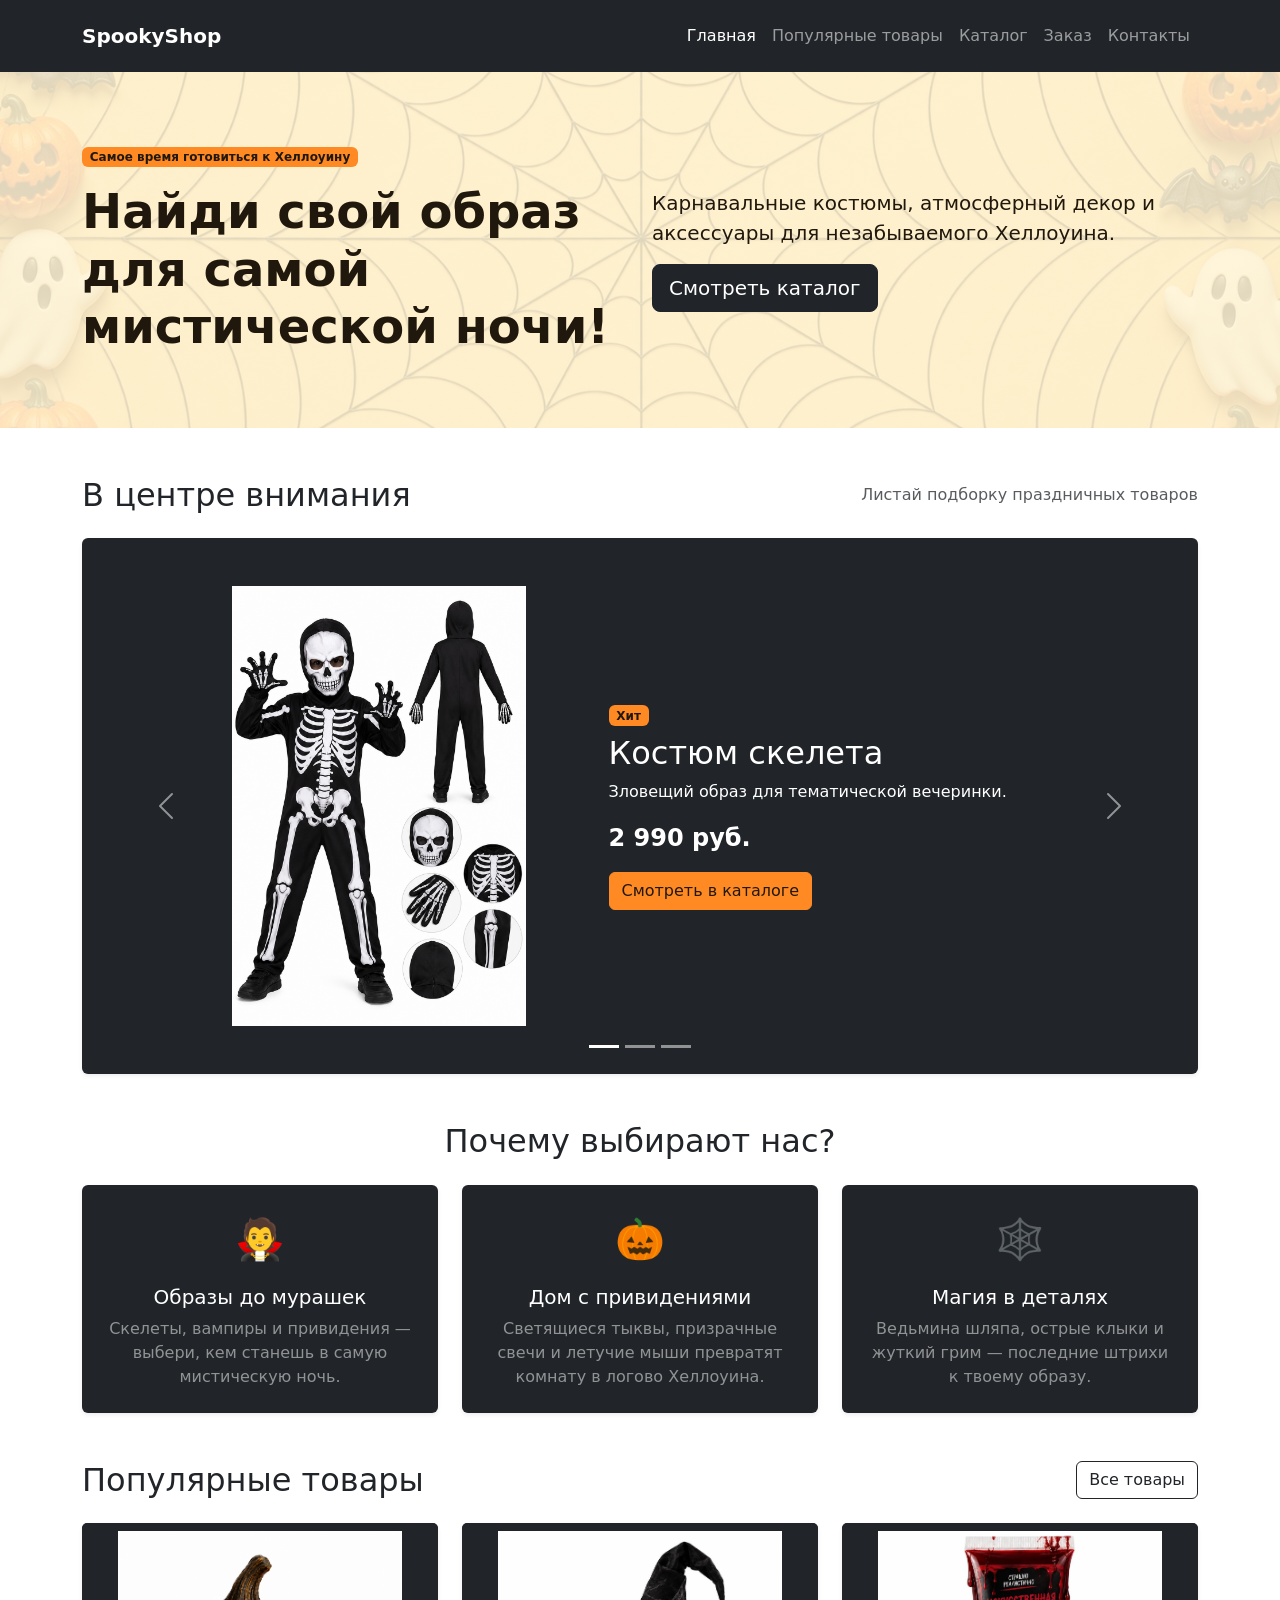
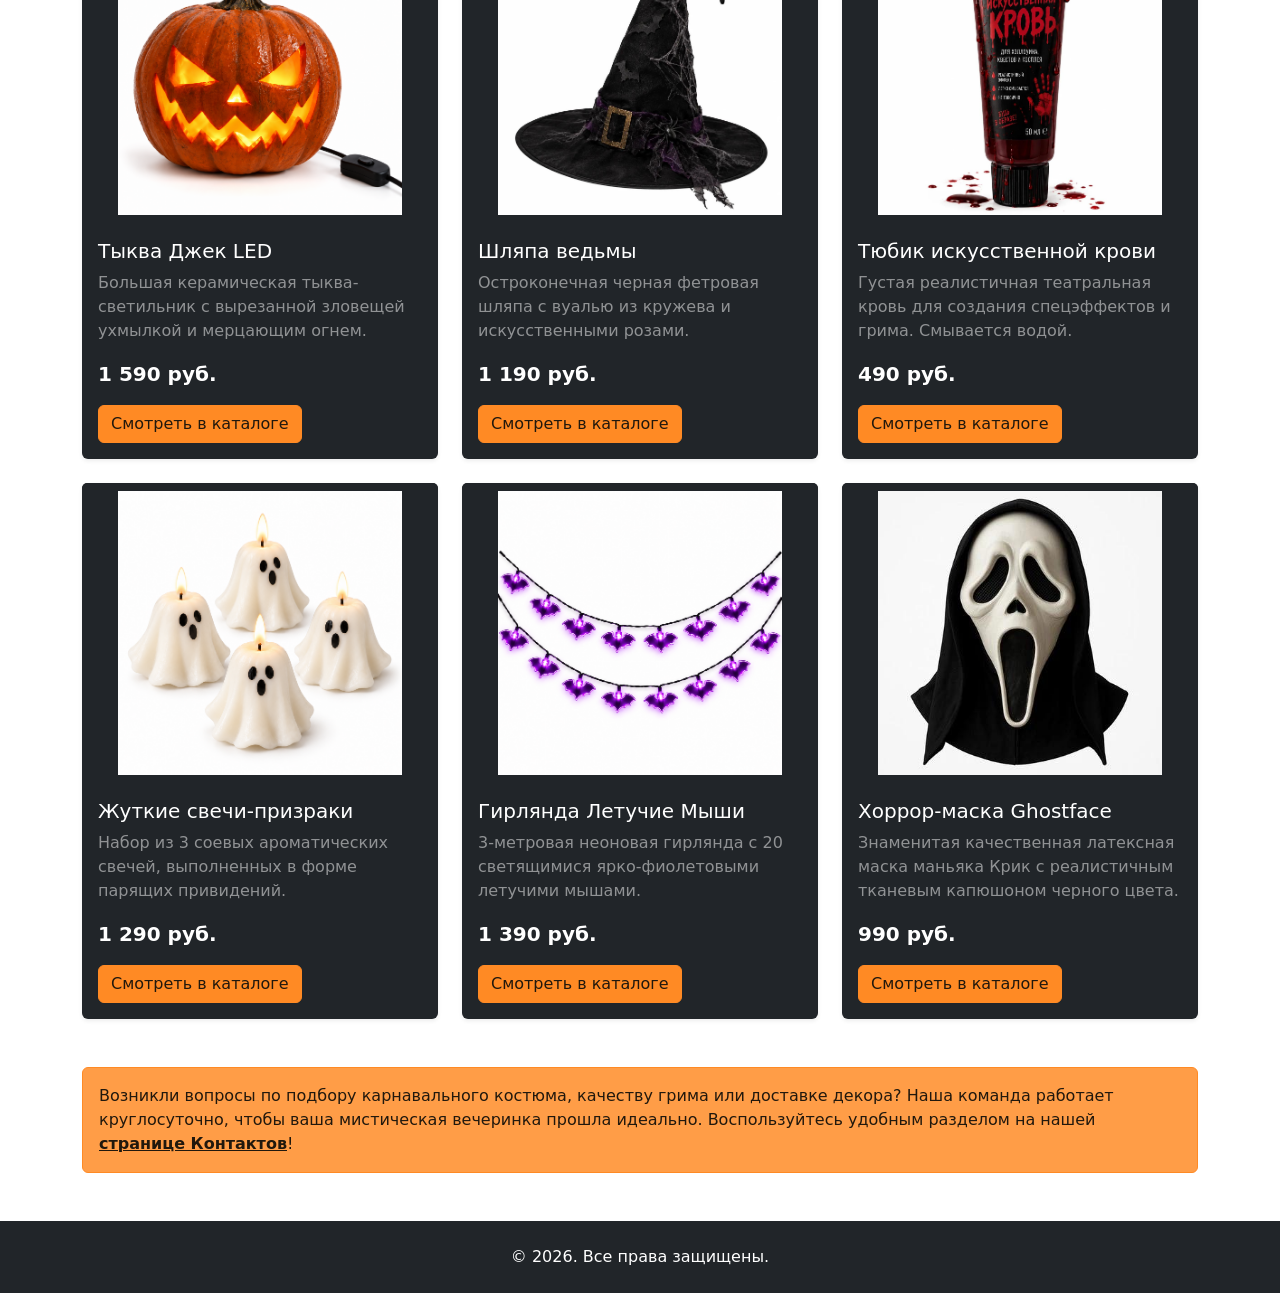
<file: index.html>
<!DOCTYPE html>
<html lang="ru">
<head>
    <meta charset="UTF-8">
    <meta name="viewport" content="width=device-width, initial-scale=1.0">
    <meta name="description" content="SpookyShop — учебный интернет-магазин костюмов, декора и аксессуаров для Хеллоуина.">
    <title>Главная — SpookyShop</title>
    <link rel="stylesheet" href="vendor/bootstrap/css/bootstrap.min.css">
    <link rel="stylesheet" href="css/custom.css">
</head>
<body class="bg-white text-dark spooky-home">

<header>
<nav class="navbar navbar-expand-lg navbar-dark bg-dark py-3" aria-label="Основная навигация">
    <div class="container">
        <a class="navbar-brand fw-bold" href="index.html">SpookyShop</a>
        <button class="navbar-toggler" type="button" data-bs-toggle="collapse" data-bs-target="#mainNavbar" aria-controls="mainNavbar" aria-expanded="false" aria-label="Переключить навигацию"><span class="navbar-toggler-icon"></span></button>
        <div class="collapse navbar-collapse" id="mainNavbar">
            <ul class="navbar-nav ms-auto">
                <li class="nav-item"><a class="nav-link active" aria-current="page" href="index.html">Главная</a></li>
                <li class="nav-item"><a class="nav-link" href="index.html#popular">Популярные товары</a></li>
                <li class="nav-item"><a class="nav-link" href="catalog.html">Каталог</a></li>
                <li class="nav-item"><a class="nav-link" href="order.html">Заказ</a></li>
                <li class="nav-item"><a class="nav-link" href="contacts.html">Контакты</a></li>
            </ul>
        </div>
    </div>
</nav>
</header>

<main>
    <section class="spooky-hero py-5" aria-labelledby="hero-title">
        <div class="container py-4">
            <div class="row align-items-center g-4">
                <div class="col-12 col-lg-6">
                    <span class="badge badge-orange mb-3">Самое время готовиться к Хеллоуину</span>
                    <h1 id="hero-title" class="display-5 fw-bold mb-0">Найди свой образ для самой мистической ночи!</h1>
                </div>
                <div class="col-12 col-lg-6">
                    <p class="lead">Карнавальные костюмы, атмосферный декор и аксессуары для незабываемого Хеллоуина.</p>
                    <div class="d-flex flex-wrap gap-2">
                        <a class="btn btn-dark btn-lg" href="catalog.html">Смотреть каталог</a>
                        </div>
                </div>
            </div>
        </div>
    </section>

    <section class="container my-5" aria-labelledby="featured-title">
        <div class="d-flex flex-wrap justify-content-between align-items-center gap-2 mb-4">
            <h2 id="featured-title" class="h2 mb-0">В центре внимания</h2>
            <span class="text-body-secondary">Листай подборку праздничных товаров</span>
        </div>
        <div id="spookyCarousel" class="carousel slide rounded overflow-hidden shadow-sm bg-dark text-white" data-bs-ride="carousel" data-bs-interval="6000">
            <div class="carousel-indicators">
                <button type="button" data-bs-target="#spookyCarousel" data-bs-slide-to="0" class="active" aria-current="true" aria-label="Слайд 1"></button>
                <button type="button" data-bs-target="#spookyCarousel" data-bs-slide-to="1" aria-label="Слайд 2"></button>
                <button type="button" data-bs-target="#spookyCarousel" data-bs-slide-to="2" aria-label="Слайд 3"></button>
            </div>
            <div class="carousel-inner">
                <div class="carousel-item active">
                    <div class="container px-5 py-5">
                        <div class="row align-items-center g-4 justify-content-center">
                            <div class="col-12 col-md-5 text-center"><img src="images/skeleton.png" class="img-fluid featured-product-image" alt="Костюм скелета"></div>
                            <div class="col-12 col-md-6 text-center text-md-start pb-4 pb-md-0"><span class="badge badge-orange mb-2">Хит</span><h3 class="h2">Костюм скелета</h3><p>Зловещий образ для тематической вечеринки.</p><p class="fw-bold fs-4">2 990 руб.</p><a href="catalog.html#skeleton" class="btn btn-orange">Смотреть в каталоге</a></div>
                        </div>
                    </div>
                </div>
                <div class="carousel-item">
                    <div class="container px-5 py-5">
                        <div class="row align-items-center g-4 justify-content-center">
                            <div class="col-12 col-md-5 text-center"><img src="images/vampire.png" class="img-fluid featured-product-image" alt="Костюм вампира"></div>
                            <div class="col-12 col-md-6 text-center text-md-start pb-4 pb-md-0"><h3 class="h2">Костюм вампира</h3><p>Готический плащ с багровой подкладкой и высоким воротником.</p><p class="fw-bold fs-4">3 890 руб.</p><a href="catalog.html" class="btn btn-orange">Смотреть в каталоге</a></div>
                        </div>
                    </div>
                </div>
                <div class="carousel-item">
                    <div class="container px-5 py-5">
                        <div class="row align-items-center g-4 justify-content-center">
                            <div class="col-12 col-md-5 text-center"><img src="images/ghost.png" class="img-fluid featured-product-image" alt="Костюм привидения"></div>
                            <div class="col-12 col-md-6 text-center text-md-start pb-4 pb-md-0"><h3 class="h2">Костюм привидения</h3><p>Лёгкая струящаяся мантия для мистического образа.</p><p class="fw-bold fs-4">1 890 руб.</p><a href="catalog.html" class="btn btn-orange">Смотреть в каталоге</a></div>
                        </div>
                    </div>
                </div>
            </div>
            <button class="carousel-control-prev" type="button" data-bs-target="#spookyCarousel" data-bs-slide="prev" aria-label="Предыдущий слайд"><span class="carousel-control-prev-icon" aria-hidden="true"></span></button>
            <button class="carousel-control-next" type="button" data-bs-target="#spookyCarousel" data-bs-slide="next" aria-label="Следующий слайд"><span class="carousel-control-next-icon" aria-hidden="true"></span></button>
        </div>
    </section>

    <section class="container my-5" id="advantages" aria-labelledby="advantages-title">
        <h2 class="text-center mb-4" id="advantages-title">Почему выбирают нас?</h2>
        <div class="row g-4">
            <div class="col-12 col-md-4">
                <div class="card h-100 shadow-sm bg-dark text-white border-0"><div class="card-body text-center p-4">
                    <div class="fs-1 mb-3" aria-hidden="true">🧛</div>
                    <h3 class="h5">Образы до мурашек</h3>
                    <p class="text-white-50 mb-0">Скелеты, вампиры и привидения — выбери, кем станешь в самую мистическую ночь.</p>
                </div></div>
            </div>
            <div class="col-12 col-md-4">
                <div class="card h-100 shadow-sm bg-dark text-white border-0"><div class="card-body text-center p-4">
                    <div class="fs-1 mb-3" aria-hidden="true">🎃</div>
                    <h3 class="h5">Дом с привидениями</h3>
                    <p class="text-white-50 mb-0">Светящиеся тыквы, призрачные свечи и летучие мыши превратят комнату в логово Хеллоуина.</p>
                </div></div>
            </div>
            <div class="col-12 col-md-4">
                <div class="card h-100 shadow-sm bg-dark text-white border-0"><div class="card-body text-center p-4">
                    <div class="fs-1 mb-3" aria-hidden="true">🕸️</div>
                    <h3 class="h5">Магия в деталях</h3>
                    <p class="text-white-50 mb-0">Ведьмина шляпа, острые клыки и жуткий грим — последние штрихи к твоему образу.</p>
                </div></div>
            </div>
        </div>
    </section>

    <section class="container my-5" id="popular" aria-labelledby="popular-title">
        <div class="d-flex flex-wrap justify-content-between align-items-center gap-3 mb-4">
            <h2 class="h2 mb-0" id="popular-title">Популярные товары</h2>
            <a class="btn btn-outline-dark" href="catalog.html">Все товары</a>
        </div>
        <div class="row g-4">
            <div class="col-12 col-md-6 col-lg-4">
                <article class="card h-100 shadow-sm bg-dark text-white border-0">
                    <img src="images/pumpkin.png" class="card-img-top object-fit-contain bg-dark p-2" alt="Тыква Джек LED" loading="lazy">
                    <div class="card-body d-flex flex-column">
                        <h3 class="card-title h5">Тыква Джек LED</h3>
                        <p class="card-text text-white-50">Большая керамическая тыква-светильник с вырезанной зловещей ухмылкой и мерцающим огнем.</p>
                        <p class="fw-bold fs-5 mt-auto">1 590 руб.</p>
                        <a href="catalog.html#pumpkin" class="btn btn-orange align-self-start">Смотреть в каталоге</a>
                    </div>
                </article>
            </div>
            <div class="col-12 col-md-6 col-lg-4">
                <article class="card h-100 shadow-sm bg-dark text-white border-0">
                    <img src="images/witch.png" class="card-img-top object-fit-contain bg-dark p-2" alt="Шляпа ведьмы" loading="lazy">
                    <div class="card-body d-flex flex-column">
                        <h3 class="card-title h5">Шляпа ведьмы</h3>
                        <p class="card-text text-white-50">Остроконечная черная фетровая шляпа с вуалью из кружева и искусственными розами.</p>
                        <p class="fw-bold fs-5 mt-auto">1 190 руб.</p>
                        <a href="catalog.html#witch" class="btn btn-orange align-self-start">Смотреть в каталоге</a>
                    </div>
                </article>
            </div>
            <div class="col-12 col-md-6 col-lg-4">
                <article class="card h-100 shadow-sm bg-dark text-white border-0">
                    <img src="images/blood.png" class="card-img-top object-fit-contain bg-dark p-2" alt="Тюбик искусственной крови" loading="lazy">
                    <div class="card-body d-flex flex-column">
                        <h3 class="card-title h5">Тюбик искусственной крови</h3>
                        <p class="card-text text-white-50">Густая реалистичная театральная кровь для создания спецэффектов и грима. Смывается водой.</p>
                        <p class="fw-bold fs-5 mt-auto">490 руб.</p>
                        <a href="catalog.html#blood" class="btn btn-orange align-self-start">Смотреть в каталоге</a>
                    </div>
                </article>
            </div>
            <div class="col-12 col-md-6 col-lg-4">
                <article class="card h-100 shadow-sm bg-dark text-white border-0">
                    <img src="images/candle.png" class="card-img-top object-fit-contain bg-dark p-2" alt="Жуткие свечи-призраки" loading="lazy">
                    <div class="card-body d-flex flex-column">
                        <h3 class="card-title h5">Жуткие свечи-призраки</h3>
                        <p class="card-text text-white-50">Набор из 3 соевых ароматических свечей, выполненных в форме парящих привидений.</p>
                        <p class="fw-bold fs-5 mt-auto">1 290 руб.</p>
                        <a href="catalog.html#candle" class="btn btn-orange align-self-start">Смотреть в каталоге</a>
                    </div>
                </article>
            </div>
            <div class="col-12 col-md-6 col-lg-4">
                <article class="card h-100 shadow-sm bg-dark text-white border-0">
                    <img src="images/garland.png" class="card-img-top object-fit-contain bg-dark p-2" alt="Гирлянда Летучие Мыши" loading="lazy">
                    <div class="card-body d-flex flex-column">
                        <h3 class="card-title h5">Гирлянда Летучие Мыши</h3>
                        <p class="card-text text-white-50">3-метровая неоновая гирлянда с 20 светящимися ярко-фиолетовыми летучими мышами.</p>
                        <p class="fw-bold fs-5 mt-auto">1 390 руб.</p>
                        <a href="catalog.html#garland" class="btn btn-orange align-self-start">Смотреть в каталоге</a>
                    </div>
                </article>
            </div>
            <div class="col-12 col-md-6 col-lg-4">
                <article class="card h-100 shadow-sm bg-dark text-white border-0">
                    <img src="images/scream.png" class="card-img-top object-fit-contain bg-dark p-2" alt="Хоррор-маска Ghostface" loading="lazy">
                    <div class="card-body d-flex flex-column">
                        <h3 class="card-title h5">Хоррор-маска Ghostface</h3>
                        <p class="card-text text-white-50">Знаменитая качественная латексная маска маньяка Крик с реалистичным тканевым капюшоном черного цвета.</p>
                        <p class="fw-bold fs-5 mt-auto">990 руб.</p>
                        <a href="catalog.html#scream" class="btn btn-orange align-self-start">Смотреть в каталоге</a>
                    </div>
                </article>
            </div>
        </div>
    </section>
    <section class="container my-5" aria-label="Связаться с нами">
        <aside class="alert contact-banner mb-0" role="alert">
            <p class="mb-0">Возникли вопросы по подбору карнавального костюма, качеству грима или доставке декора? Наша команда работает круглосуточно, чтобы ваша мистическая вечеринка прошла идеально. Воспользуйтесь удобным разделом на нашей <a href="contacts.html" class="alert-link">странице Контактов</a>!</p>
        </aside>
    </section>
</main>

<footer class="bg-dark text-white text-center py-4 mt-auto">
    <div class="container"><p class="mb-0">&copy; 2026. Все права защищены.</p></div>
</footer>

<script src="vendor/bootstrap/js/bootstrap.bundle.min.js"></script>
</body>
</html>
</file>
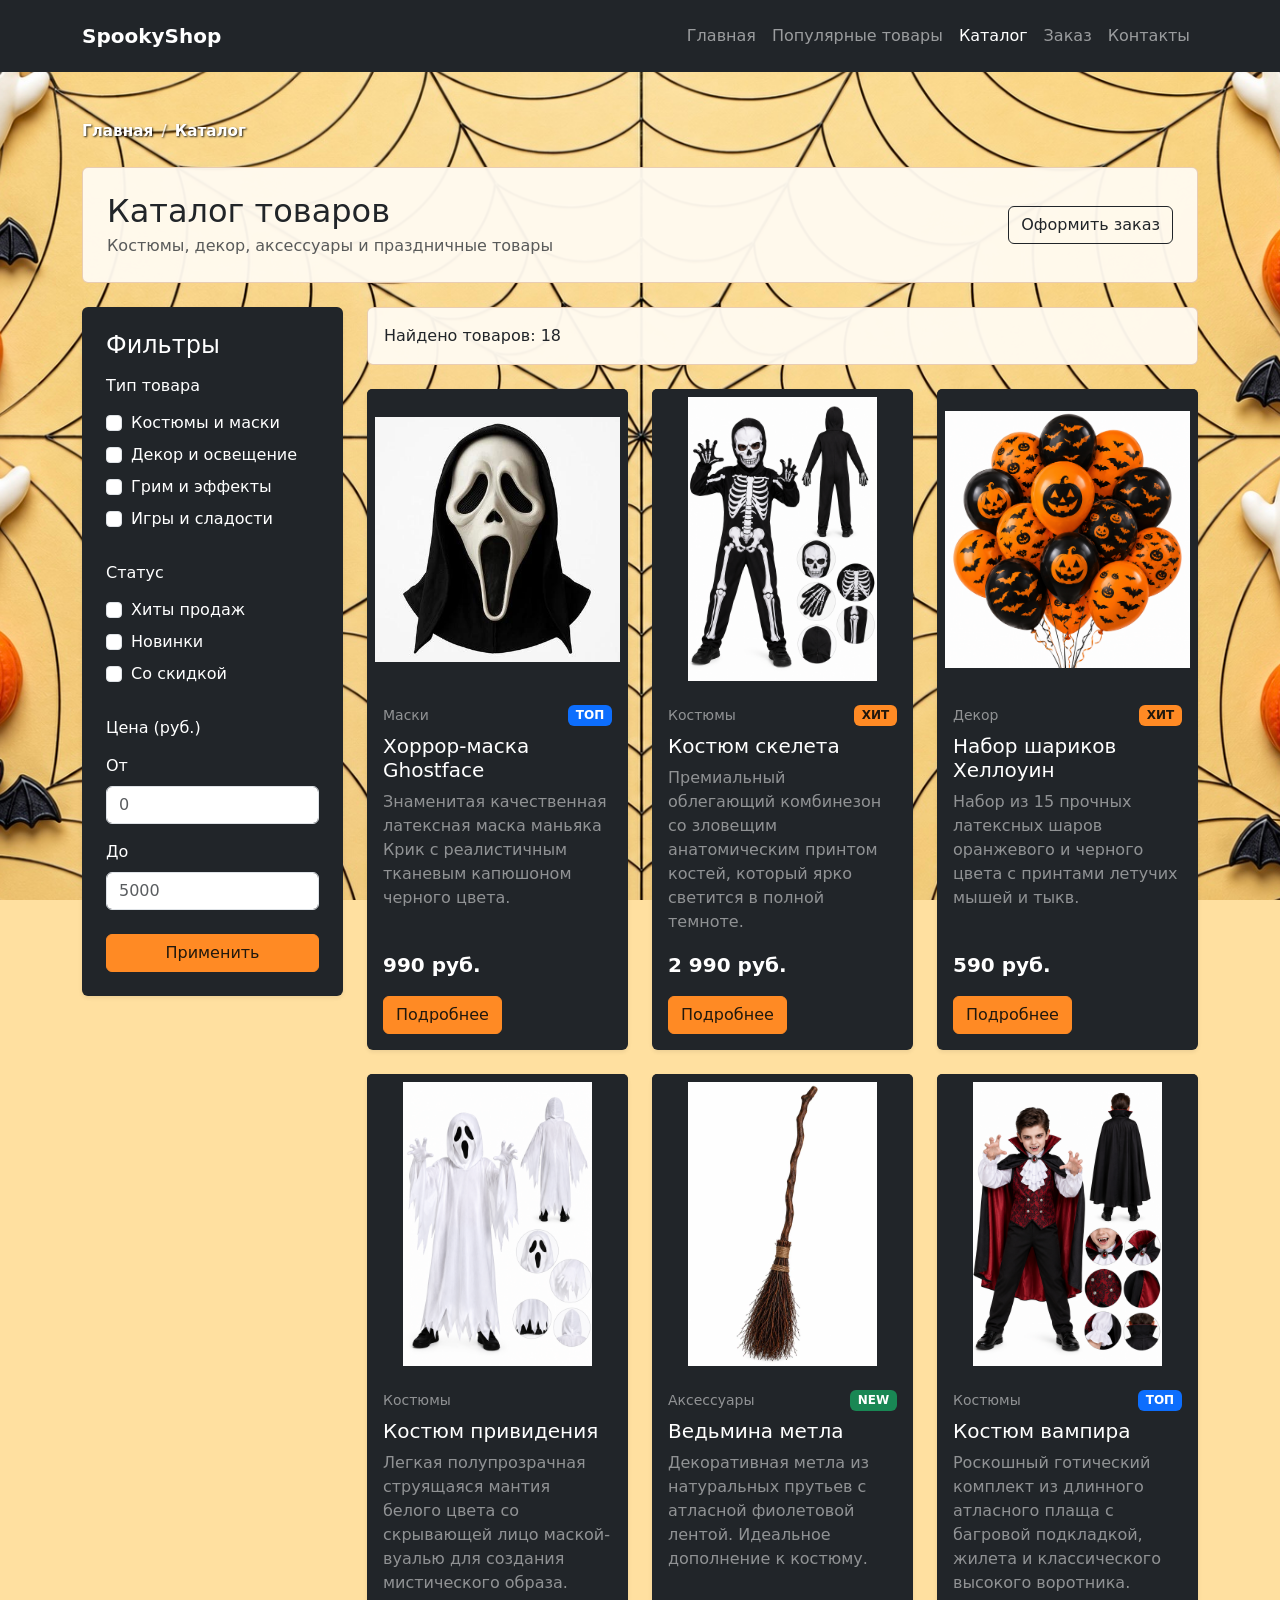
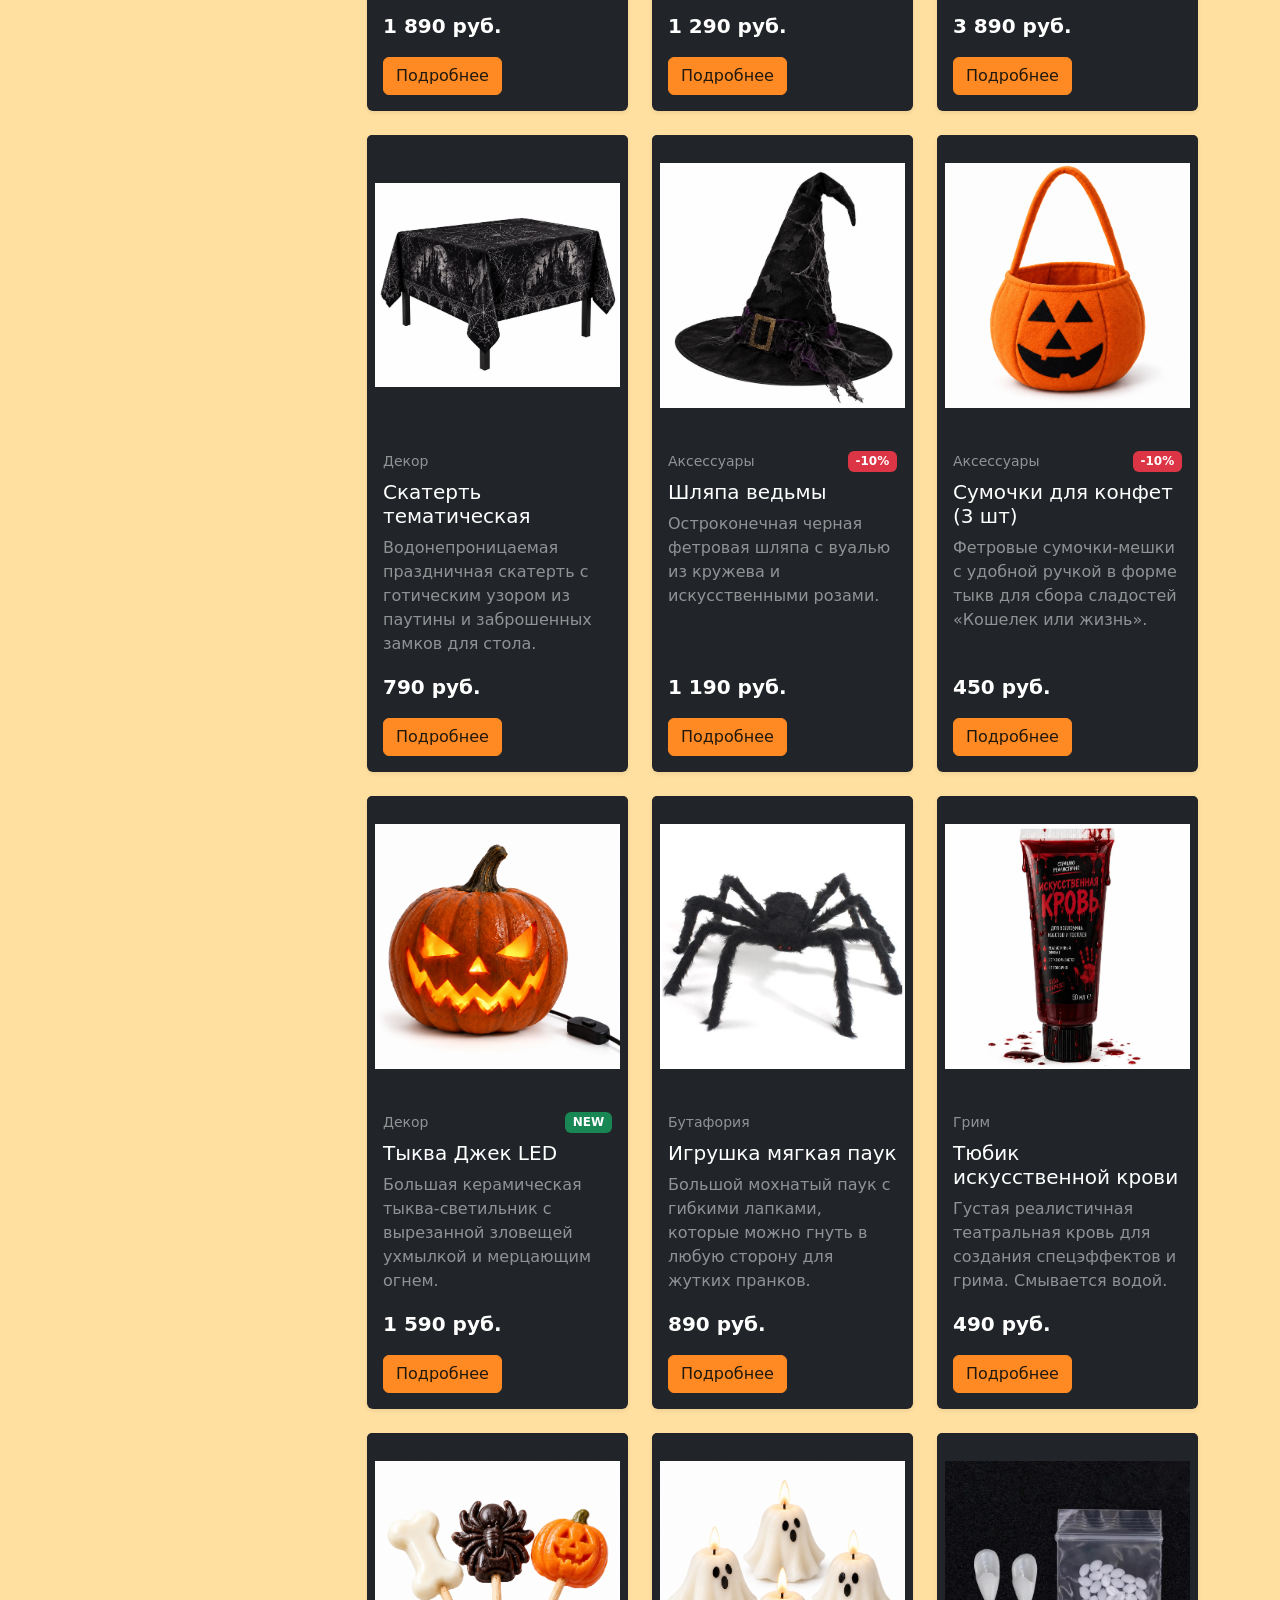
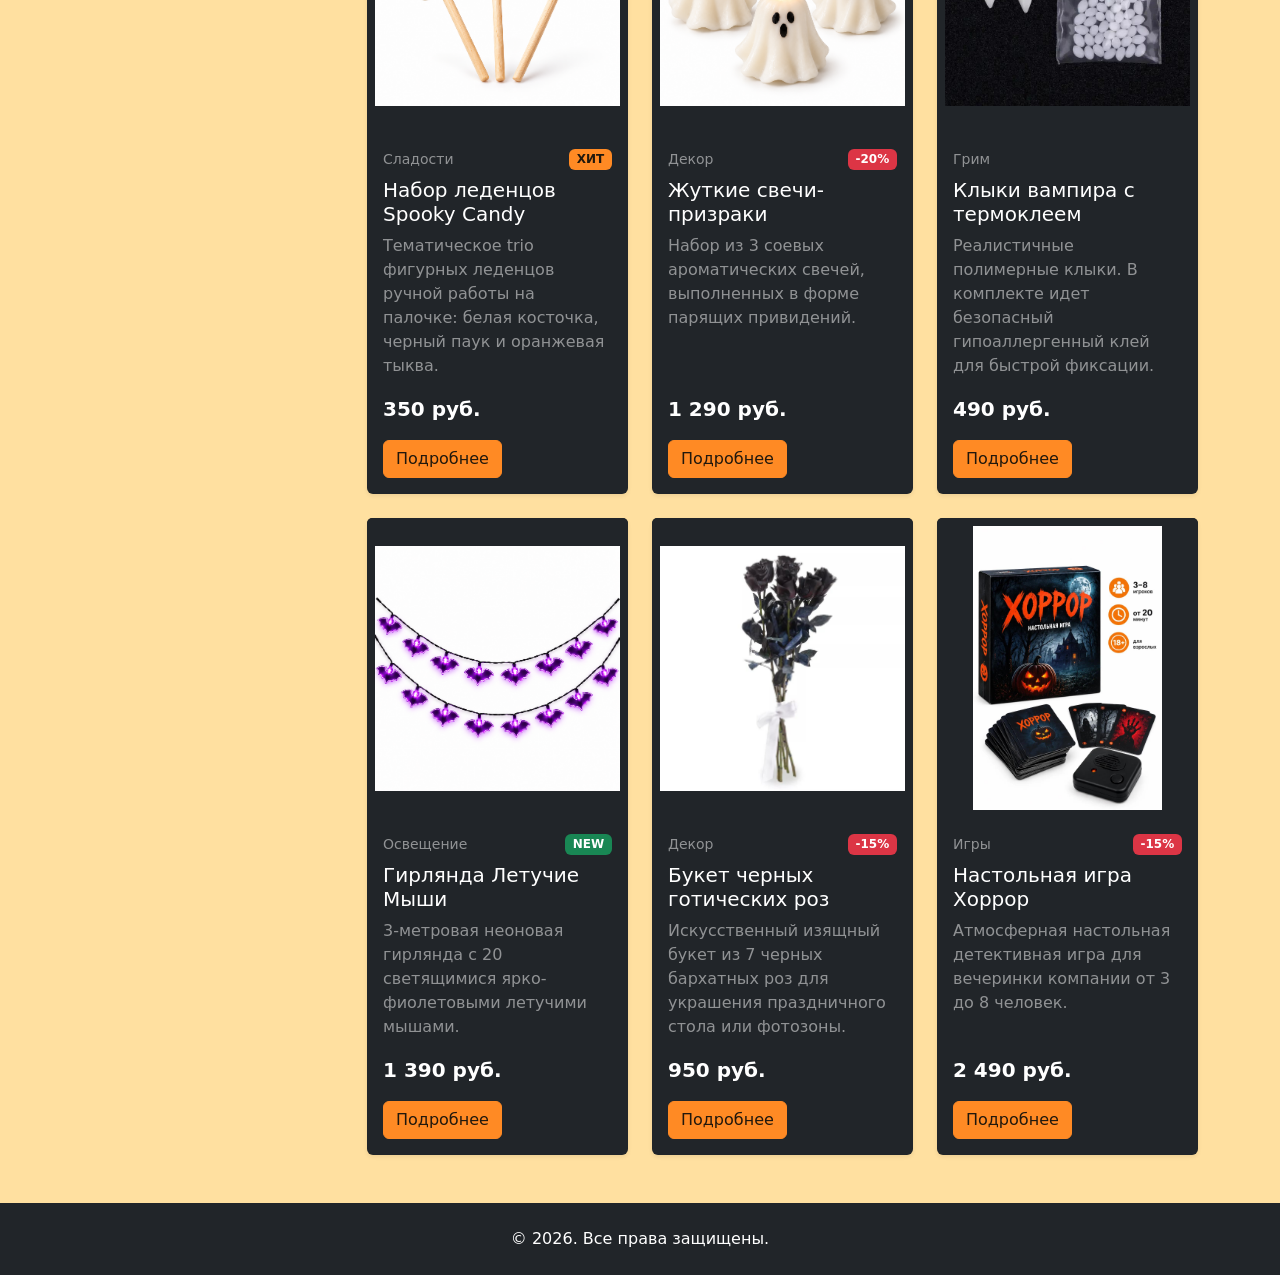
<file: catalog.html>
<!DOCTYPE html>
<html lang="ru">
<head>
    <meta charset="UTF-8">
    <meta name="viewport" content="width=device-width, initial-scale=1.0">
    <meta name="description" content="Каталог SpookyShop: костюмы, декор, аксессуары и товары для Хеллоуина.">
    <title>Каталог — SpookyShop</title>
    <link rel="stylesheet" href="vendor/bootstrap/css/bootstrap.min.css">
    <link rel="stylesheet" href="css/custom.css">
</head>
<body class="spooky-page">

<header>
<nav class="navbar navbar-expand-lg navbar-dark bg-dark py-3" aria-label="Основная навигация">
    <div class="container">
        <a class="navbar-brand fw-bold" href="index.html">SpookyShop</a>
        <button class="navbar-toggler" type="button" data-bs-toggle="collapse" data-bs-target="#mainNavbar" aria-controls="mainNavbar" aria-expanded="false" aria-label="Переключить навигацию"><span class="navbar-toggler-icon"></span></button>
        <div class="collapse navbar-collapse" id="mainNavbar">
            <ul class="navbar-nav ms-auto">
                <li class="nav-item"><a class="nav-link" href="index.html">Главная</a></li>
                <li class="nav-item"><a class="nav-link" href="index.html#popular">Популярные товары</a></li>
                <li class="nav-item"><a class="nav-link active" aria-current="page" href="catalog.html">Каталог</a></li>
                <li class="nav-item"><a class="nav-link" href="order.html">Заказ</a></li>
                <li class="nav-item"><a class="nav-link" href="contacts.html">Контакты</a></li>
            </ul>
        </div>
    </div>
</nav>
</header>

<main class="container my-5">
    <nav aria-label="Хлебные крошки">
        <ol class="breadcrumb spooky-breadcrumb mb-4">
            <li class="breadcrumb-item"><a href="index.html">Главная</a></li>
            <li class="breadcrumb-item active" aria-current="page">Каталог</li>
        </ol>
    </nav>

    <div class="spooky-panel rounded p-4 d-flex flex-wrap justify-content-between align-items-center gap-3 mb-4">
        <div>
            <h1 class="h2 mb-1">Каталог товаров</h1>
            <p class="text-muted mb-0">Костюмы, декор, аксессуары и праздничные товары</p>
        </div>
        <a class="btn btn-outline-dark" href="order.html">Оформить заказ</a>
    </div>
    <div class="row g-4">
        <aside class="col-12 col-lg-3" aria-labelledby="filters-title">
            <div class="card bg-dark text-white border-0 shadow-sm"><div class="card-body p-4">
                <h2 class="h4 mb-3" id="filters-title">Фильтры</h2>
                <form id="catalogFilters">
          
          <fieldset class="mb-4">
            <legend class="h6 mb-3">Тип товара</legend>
            <label class="d-block mb-2"><input class="form-check-input me-1" type="checkbox" name="type" value="costumes"> Костюмы и маски</label>
            <label class="d-block mb-2"><input class="form-check-input me-1" type="checkbox" name="type" value="decor"> Декор и освещение</label>
            <label class="d-block mb-2"><input class="form-check-input me-1" type="checkbox" name="type" value="makeup"> Грим и эффекты</label>
            <label class="d-block mb-2"><input class="form-check-input me-1" type="checkbox" name="type" value="sweets"> Игры и сладости</label>
          </fieldset>

          <fieldset class="mb-4">
            <legend class="h6 mb-3">Статус</legend>
            <label class="d-block mb-2"><input class="form-check-input me-1" type="checkbox" name="status" value="hit"> Хиты продаж</label>
            <label class="d-block mb-2"><input class="form-check-input me-1" type="checkbox" name="status" value="new"> Новинки</label>
            <label class="d-block mb-2"><input class="form-check-input me-1" type="checkbox" name="status" value="discount"> Со скидкой</label>
          </fieldset>
          
          <fieldset class="mb-4">
            <legend class="h6 mb-3">Цена (руб.)</legend>
            <label class="d-block mb-2" for="price-from">От</label>
            <input class="form-control" id="price-from" name="price_from" min="0" step="1" type="number" placeholder="0">
            <label class="d-block mt-3 mb-2" for="price-to">До</label>
            <input class="form-control" id="price-to" name="price_to" min="0" step="1" type="number" placeholder="5000">
          </fieldset>
          <button class="btn btn-orange w-100" type="submit">Применить</button>
        </form>
            </div></div>
        </aside>
        <section class="col-12 col-lg-9" aria-label="Товары каталога">
            <p class="spooky-panel rounded p-3 mb-4" id="catalog-count" role="status">Найдено товаров: 18</p>
            <div class="row g-4" id="catalog-products">
                
        <!-- Товар 1 -->
        <div class="col-12 col-md-6 col-lg-4">
            <article data-type="costumes" data-status="" data-category="Маски" data-price="990" id="scream" class="card h-100 shadow-sm bg-dark text-white border-0">
                <img src="images/scream.png" class="card-img-top object-fit-contain bg-dark p-2"
                     alt="Хоррор-маска Ghostface" loading="lazy">
                <div class="card-body d-flex flex-column">
                    <div class="d-flex justify-content-between align-items-start gap-2 mb-2">
                        <span class="small text-white-50">Маски</span>
                        <span class="badge bg-primary">ТОП</span>
                    </div>
                    <h2 class="card-title h5">Хоррор-маска Ghostface</h2>
                    <p class="card-text text-white-50">Знаменитая качественная латексная маска маньяка Крик с реалистичным тканевым капюшоном черного цвета.</p>
                    <p class="fw-bold fs-5 mt-auto">990 руб.</p>
                    <div class="d-flex flex-wrap gap-2">
                        <a class="btn btn-orange" href="product.html">Подробнее</a>
                    </div>
                </div>
            </article>
        </div>
        <!-- Товар 2 -->
        <div class="col-12 col-md-6 col-lg-4">
            <article data-type="costumes" data-status="hit" data-category="Костюмы" data-price="2990" id="skeleton" class="card h-100 shadow-sm bg-dark text-white border-0">
                <img src="images/skeleton.png" class="card-img-top object-fit-contain bg-dark p-2"
                     alt="Костюм скелета" loading="lazy">
                <div class="card-body d-flex flex-column">
                    <div class="d-flex justify-content-between align-items-start gap-2 mb-2">
                        <span class="small text-white-50">Костюмы</span>
                        <span class="badge badge-orange">ХИТ</span>
                    </div>
                    <h2 class="card-title h5">Костюм скелета</h2>
                    <p class="card-text text-white-50">Премиальный облегающий комбинезон со зловещим анатомическим принтом костей, который ярко светится в полной темноте.</p>
                    <p class="fw-bold fs-5 mt-auto">2 990 руб.</p>
                    <div class="d-flex flex-wrap gap-2">
                        <a class="btn btn-orange" href="product.html">Подробнее</a>
                    </div>
                </div>
            </article>
        </div>
        <!-- Товар 3 -->
        <div class="col-12 col-md-6 col-lg-4">
            <article data-type="decor" data-status="hit" data-category="Декор" data-price="590" id="balloon" class="card h-100 shadow-sm bg-dark text-white border-0">
                <img src="images/balloon.png" class="card-img-top object-fit-contain bg-dark p-2"
                     alt="Набор шариков Хеллоуин" loading="lazy">
                <div class="card-body d-flex flex-column">
                    <div class="d-flex justify-content-between align-items-start gap-2 mb-2">
                        <span class="small text-white-50">Декор</span>
                        <span class="badge badge-orange">ХИТ</span>
                    </div>
                    <h2 class="card-title h5">Набор шариков Хеллоуин</h2>
                    <p class="card-text text-white-50">Набор из 15 прочных латексных шаров оранжевого и черного цвета с принтами летучих мышей и тыкв.</p>
                    <p class="fw-bold fs-5 mt-auto">590 руб.</p>
                    <div class="d-flex flex-wrap gap-2">
                        <a class="btn btn-orange" href="product.html">Подробнее</a> 
                    </div>
                </div>
            </article>
        </div>
        <!-- Товар 4 -->
        <div class="col-12 col-md-6 col-lg-4">
            <article data-type="costumes" data-status="" data-category="Костюмы" data-price="1890" id="ghost" class="card h-100 shadow-sm bg-dark text-white border-0">
                <img src="images/ghost.png" class="card-img-top object-fit-contain bg-dark p-2"
                     alt="Костюм привидения" loading="lazy">
                <div class="card-body d-flex flex-column">
                    <div class="d-flex justify-content-between align-items-start gap-2 mb-2">
                        <span class="small text-white-50">Костюмы</span> 
                    </div>
                    <h2 class="card-title h5">Костюм привидения</h2>
                    <p class="card-text text-white-50">Легкая полупрозрачная струящаяся мантия белого цвета со скрывающей лицо маской-вуалью для создания мистического образа.</p>
                    <p class="fw-bold fs-5 mt-auto">1 890 руб.</p>
                    <div class="d-flex flex-wrap gap-2">
                        <a class="btn btn-orange" href="product.html">Подробнее</a>  
                    </div>
                </div>
            </article>
        </div>
        <!-- Товар 5 -->
        <div class="col-12 col-md-6 col-lg-4">
            <article data-type="costumes" data-status="new" data-category="Аксессуары" data-price="1290" id="broom" class="card h-100 shadow-sm bg-dark text-white border-0">
                <img src="images/broom.png" class="card-img-top object-fit-contain bg-dark p-2"
                     alt="Ведьмина метла" loading="lazy">
                <div class="card-body d-flex flex-column">
                    <div class="d-flex justify-content-between align-items-start gap-2 mb-2">
                        <span class="small text-white-50">Аксессуары</span>
                        <span class="badge bg-success">NEW</span>
                    </div>
                    <h2 class="card-title h5">Ведьмина метла</h2>
                    <p class="card-text text-white-50">Декоративная метла из натуральных прутьев с атласной фиолетовой лентой. Идеальное дополнение к костюму.</p>
                    <p class="fw-bold fs-5 mt-auto">1 290 руб.</p>
                    <div class="d-flex flex-wrap gap-2">
                        <a class="btn btn-orange" href="product.html">Подробнее</a>
                    </div>
                </div>
            </article>
        </div>
        <!-- Товар 6 -->
        <div class="col-12 col-md-6 col-lg-4">
            <article data-type="costumes" data-status="" data-category="Костюмы" data-price="3890" id="vampire" class="card h-100 shadow-sm bg-dark text-white border-0">
                <img src="images/vampire.png" class="card-img-top object-fit-contain bg-dark p-2"
                     alt="Костюм вампира" loading="lazy">
                <div class="card-body d-flex flex-column">
                    <div class="d-flex justify-content-between align-items-start gap-2 mb-2">
                        <span class="small text-white-50">Костюмы</span>
                        <span class="badge bg-primary">ТОП</span>
                    </div>
                    <h2 class="card-title h5">Костюм вампира</h2>
                    <p class="card-text text-white-50">Роскошный готический комплект из длинного атласного плаща с багровой подкладкой, жилета и классического высокого воротника.</p>
                    <p class="fw-bold fs-5 mt-auto">3 890 руб.</p>
                    <div class="d-flex flex-wrap gap-2">
                        <a class="btn btn-orange" href="product.html">Подробнее</a>
                    </div>
                </div>
            </article>
        </div>
        <!-- Товар 7 -->
        <div class="col-12 col-md-6 col-lg-4">
            <article data-type="decor" data-status="" data-category="Декор" data-price="790" id="tablecloth" class="card h-100 shadow-sm bg-dark text-white border-0">
                <img src="images/tablecloth.png" class="card-img-top object-fit-contain bg-dark p-2"
                     alt="Скатерть тематическая" loading="lazy">
                <div class="card-body d-flex flex-column">
                    <div class="d-flex justify-content-between align-items-start gap-2 mb-2">
                        <span class="small text-white-50">Декор</span>
                    </div>
                    <h2 class="card-title h5">Скатерть тематическая</h2>
                    <p class="card-text text-white-50">Водонепроницаемая праздничная скатерть с готическим узором из паутины и заброшенных замков для стола.</p>
                    <p class="fw-bold fs-5 mt-auto">790 руб.</p>
                    <div class="d-flex flex-wrap gap-2">
                        <a class="btn btn-orange" href="product.html">Подробнее</a>   
                    </div>
                </div>
            </article>
        </div>
        <!-- Товар 8 -->
        <div class="col-12 col-md-6 col-lg-4">
            <article data-type="costumes" data-status="discount" data-category="Аксессуары" data-price="1190" id="witch" class="card h-100 shadow-sm bg-dark text-white border-0">
                <img src="images/witch.png" class="card-img-top object-fit-contain bg-dark p-2"
                     alt="Шляпа ведьмы" loading="lazy">
                <div class="card-body d-flex flex-column">
                    <div class="d-flex justify-content-between align-items-start gap-2 mb-2">
                        <span class="small text-white-50">Аксессуары</span>
                        <span class="badge bg-danger">-10%</span>
                    </div>
                    <h2 class="card-title h5">Шляпа ведьмы</h2>
                    <p class="card-text text-white-50">Остроконечная черная фетровая шляпа с вуалью из кружева и искусственными розами.</p>
                    <p class="fw-bold fs-5 mt-auto">1 190 руб.</p>
                    <div class="d-flex flex-wrap gap-2">
                        <a class="btn btn-orange" href="product.html">Подробнее</a>  
                    </div>
                </div>
            </article>
        </div>
        <!-- Товар 9 -->
        <div class="col-12 col-md-6 col-lg-4">
            <article data-type="costumes" data-status="discount" data-category="Аксессуары" data-price="450" id="bag" class="card h-100 shadow-sm bg-dark text-white border-0">
                <img src="images/bag.png" class="card-img-top object-fit-contain bg-dark p-2"
                     alt="Сумочки для конфет (3 шт)" loading="lazy">
                <div class="card-body d-flex flex-column">
                    <div class="d-flex justify-content-between align-items-start gap-2 mb-2">
                        <span class="small text-white-50">Аксессуары</span>
                        <span class="badge bg-danger">-10%</span>
                    </div>
                    <h2 class="card-title h5">Сумочки для конфет (3 шт)</h2>
                    <p class="card-text text-white-50">Фетровые сумочки-мешки с удобной ручкой в форме тыкв для сбора сладостей «Кошелек или жизнь».</p>
                    <p class="fw-bold fs-5 mt-auto">450 руб.</p>
                    <div class="d-flex flex-wrap gap-2">
                        <a class="btn btn-orange" href="product.html">Подробнее</a>
                    </div>
                </div>
            </article>
        </div>
        <!-- Товар 10 -->
        <div class="col-12 col-md-6 col-lg-4">
            <article data-type="decor" data-status="new" data-category="Декор" data-price="1590" id="pumpkin" class="card h-100 shadow-sm bg-dark text-white border-0">
                <img src="images/pumpkin.png" class="card-img-top object-fit-contain bg-dark p-2"
                     alt="Тыква Джек LED" loading="lazy">
                <div class="card-body d-flex flex-column">
                    <div class="d-flex justify-content-between align-items-start gap-2 mb-2">
                        <span class="small text-white-50">Декор</span>
                        <span class="badge bg-success">NEW</span>
                    </div>
                    <h2 class="card-title h5">Тыква Джек LED</h2>
                    <p class="card-text text-white-50">Большая керамическая тыква-светильник с вырезанной зловещей ухмылкой и мерцающим огнем.</p>
                    <p class="fw-bold fs-5 mt-auto">1 590 руб.</p>
                    <div class="d-flex flex-wrap gap-2">
                        <a class="btn btn-orange" href="product.html">Подробнее</a>
                    </div>
                </div>
            </article>
        </div>
        <!-- Товар 11 -->
        <div class="col-12 col-md-6 col-lg-4">
            <article data-type="decor" data-status="" data-category="Бутафория" data-price="890" id="spider" class="card h-100 shadow-sm bg-dark text-white border-0">
                <img src="images/spider.png" class="card-img-top object-fit-contain bg-dark p-2"
                     alt="Игрушка мягкая паук" loading="lazy">
                <div class="card-body d-flex flex-column">
                    <div class="d-flex justify-content-between align-items-start gap-2 mb-2">
                        <span class="small text-white-50">Бутафория</span>
                    </div>
                    <h2 class="card-title h5">Игрушка мягкая паук</h2>
                    <p class="card-text text-white-50">Большой мохнатый паук с гибкими лапками, которые можно гнуть в любую сторону для жутких пранков.</p>
                    <p class="fw-bold fs-5 mt-auto">890 руб.</p>
                    <div class="d-flex flex-wrap gap-2">
                        <a class="btn btn-orange" href="product.html">Подробнее</a> 
                    </div>
                </div>
            </article>
        </div>
        <!-- Товар 12 -->
        <div class="col-12 col-md-6 col-lg-4">
            <article data-type="makeup" data-status="" data-category="Грим" data-price="490" id="blood" class="card h-100 shadow-sm bg-dark text-white border-0">
                <img src="images/blood.png" class="card-img-top object-fit-contain bg-dark p-2"
                     alt="Тюбик искусственной крови" loading="lazy">
                <div class="card-body d-flex flex-column">
                    <div class="d-flex justify-content-between align-items-start gap-2 mb-2">
                        <span class="small text-white-50">Грим</span> 
                    </div>
                    <h2 class="card-title h5">Тюбик искусственной крови</h2>
                    <p class="card-text text-white-50">Густая реалистичная театральная кровь для создания спецэффектов и грима. Смывается водой.</p>
                    <p class="fw-bold fs-5 mt-auto">490 руб.</p>
                    <div class="d-flex flex-wrap gap-2">
                        <a class="btn btn-orange" href="product.html">Подробнее</a> 
                    </div>
                </div>
            </article>
        </div>
        <!-- Товар 13 -->
        <div class="col-12 col-md-6 col-lg-4">
            <article data-type="sweets" data-status="hit" data-category="Сладости" data-price="350" id="candy" class="card h-100 shadow-sm bg-dark text-white border-0">
                <img src="images/candy.png" class="card-img-top object-fit-contain bg-dark p-2"
                     alt="Набор леденцов Spooky Candy" loading="lazy">
                <div class="card-body d-flex flex-column">
                    <div class="d-flex justify-content-between align-items-start gap-2 mb-2">
                        <span class="small text-white-50">Сладости</span>
                        <span class="badge badge-orange">ХИТ</span>
                    </div>
                    <h2 class="card-title h5">Набор леденцов Spooky Candy</h2>
                    <p class="card-text text-white-50">Тематическое trio фигурных леденцов ручной работы на палочке: белая косточка, черный паук и оранжевая тыква.</p>
                    <p class="fw-bold fs-5 mt-auto">350 руб.</p>
                    <div class="d-flex flex-wrap gap-2">
                        <a class="btn btn-orange" href="product.html">Подробнее</a>  
                    </div>
                </div>
            </article>
        </div>
        <!-- Товар 14 -->
        <div class="col-12 col-md-6 col-lg-4">
            <article data-type="decor" data-status="discount" data-category="Декор" data-price="1290" id="candle" class="card h-100 shadow-sm bg-dark text-white border-0">
                <img src="images/candle.png" class="card-img-top object-fit-contain bg-dark p-2"
                     alt="Жуткие свечи-призраки" loading="lazy">
                <div class="card-body d-flex flex-column">
                    <div class="d-flex justify-content-between align-items-start gap-2 mb-2">
                        <span class="small text-white-50">Декор</span>
                        <span class="badge bg-danger">-20%</span>
                    </div>
                    <h2 class="card-title h5">Жуткие свечи-призраки</h2>
                    <p class="card-text text-white-50">Набор из 3 соевых ароматических свечей, выполненных в форме парящих привидений.</p>
                    <p class="fw-bold fs-5 mt-auto">1 290 руб.</p>
                    <div class="d-flex flex-wrap gap-2">
                        <a class="btn btn-orange" href="product.html">Подробнее</a>
                    </div>
                </div>
            </article>
        </div>
        <!-- Товар 15 -->
        <div class="col-12 col-md-6 col-lg-4">
            <article data-type="costumes" data-status="" data-category="Грим" data-price="490" id="fangs" class="card h-100 shadow-sm bg-dark text-white border-0">
                <img src="images/fangs.png" class="card-img-top object-fit-contain bg-dark p-2"
                     alt="Клыки вампира с термоклеем" loading="lazy">
                <div class="card-body d-flex flex-column">
                    <div class="d-flex justify-content-between align-items-start gap-2 mb-2">
                        <span class="small text-white-50">Грим</span>
                    </div>
                    <h2 class="card-title h5">Клыки вампира с термоклеем</h2>
                    <p class="card-text text-white-50">Реалистичные полимерные клыки. В комплекте идет безопасный гипоаллергенный клей для быстрой фиксации.</p>
                    <p class="fw-bold fs-5 mt-auto">490 руб.</p>
                    <div class="d-flex flex-wrap gap-2">
                        <a class="btn btn-orange" href="product.html">Подробнее</a>  
                    </div>
                </div>
            </article>
        </div>
        <!-- Товар 16 -->
        <div class="col-12 col-md-6 col-lg-4">
            <article data-type="decor" data-status="new" data-category="Освещение" data-price="1390" id="garland" class="card h-100 shadow-sm bg-dark text-white border-0">
                <img src="images/garland.png" class="card-img-top object-fit-contain bg-dark p-2"
                     alt="Гирлянда Летучие Мыши" loading="lazy">
                <div class="card-body d-flex flex-column">
                    <div class="d-flex justify-content-between align-items-start gap-2 mb-2">
                        <span class="small text-white-50">Освещение</span>
                        <span class="badge bg-success">NEW</span>
                    </div>
                    <h2 class="card-title h5">Гирлянда Летучие Мыши</h2>
                    <p class="card-text text-white-50">3-метровая неоновая гирлянда с 20 светящимися ярко-фиолетовыми летучими мышами.</p>
                    <p class="fw-bold fs-5 mt-auto">1 390 руб.</p>
                    <div class="d-flex flex-wrap gap-2">
                        <a class="btn btn-orange" href="product.html">Подробнее</a>
                    </div>
                </div>
            </article>
        </div>
        <!-- Товар 17 -->
        <div class="col-12 col-md-6 col-lg-4">
            <article data-type="decor" data-status="discount" data-category="Декор" data-price="950" id="roses" class="card h-100 shadow-sm bg-dark text-white border-0">
                <img src="images/roses.png" class="card-img-top object-fit-contain bg-dark p-2"
                     alt="Букет черных готических роз" loading="lazy">
                <div class="card-body d-flex flex-column">
                    <div class="d-flex justify-content-between align-items-start gap-2 mb-2">
                        <span class="small text-white-50">Декор</span>
                        <span class="badge bg-danger">-15%</span>
                    </div>
                    <h2 class="card-title h5">Букет черных готических роз</h2>
                    <p class="card-text text-white-50">Искусственный изящный букет из 7 черных бархатных роз для украшения праздничного стола или фотозоны.</p>
                    <p class="fw-bold fs-5 mt-auto">950 руб.</p>
                    <div class="d-flex flex-wrap gap-2">
                        <a class="btn btn-orange" href="product.html">Подробнее</a>    
                    </div>
                </div>
            </article>
        </div>
        <!-- Товар 18 -->
        <div class="col-12 col-md-6 col-lg-4">
            <article data-type="sweets" data-status="discount" data-category="Игры" data-price="2490" id="game" class="card h-100 shadow-sm bg-dark text-white border-0">
                <img src="images/game.png" class="card-img-top object-fit-contain bg-dark p-2"
                     alt="Настольная игра Хоррор" loading="lazy">
                <div class="card-body d-flex flex-column">
                    <div class="d-flex justify-content-between align-items-start gap-2 mb-2">
                        <span class="small text-white-50">Игры</span>
                        <span class="badge bg-danger">-15%</span>
                    </div>
                    <h2 class="card-title h5">Настольная игра Хоррор</h2>
                    <p class="card-text text-white-50">Атмосферная настольная детективная игра для вечеринки компании от 3 до 8 человек.</p>
                    <p class="fw-bold fs-5 mt-auto">2 490 руб.</p>
                    <div class="d-flex flex-wrap gap-2">
                        <a class="btn btn-orange" href="product.html">Подробнее</a> 
                    </div>
                </div>
            </article>
        </div>
    </div>
        <p class="spooky-panel rounded p-4 d-none" id="catalog-empty">Товары не найдены. Измените категорию или ограничение цены.</p>
        </section>
    </div>
</main>

<footer class="bg-dark text-white text-center py-4 mt-auto">
    <div class="container"><p class="mb-0">&copy; 2026. Все права защищены.</p></div>
</footer>

<script src="vendor/bootstrap/js/bootstrap.bundle.min.js"></script>
<script src="js/main.js"></script>

</body>
</html>
</file>
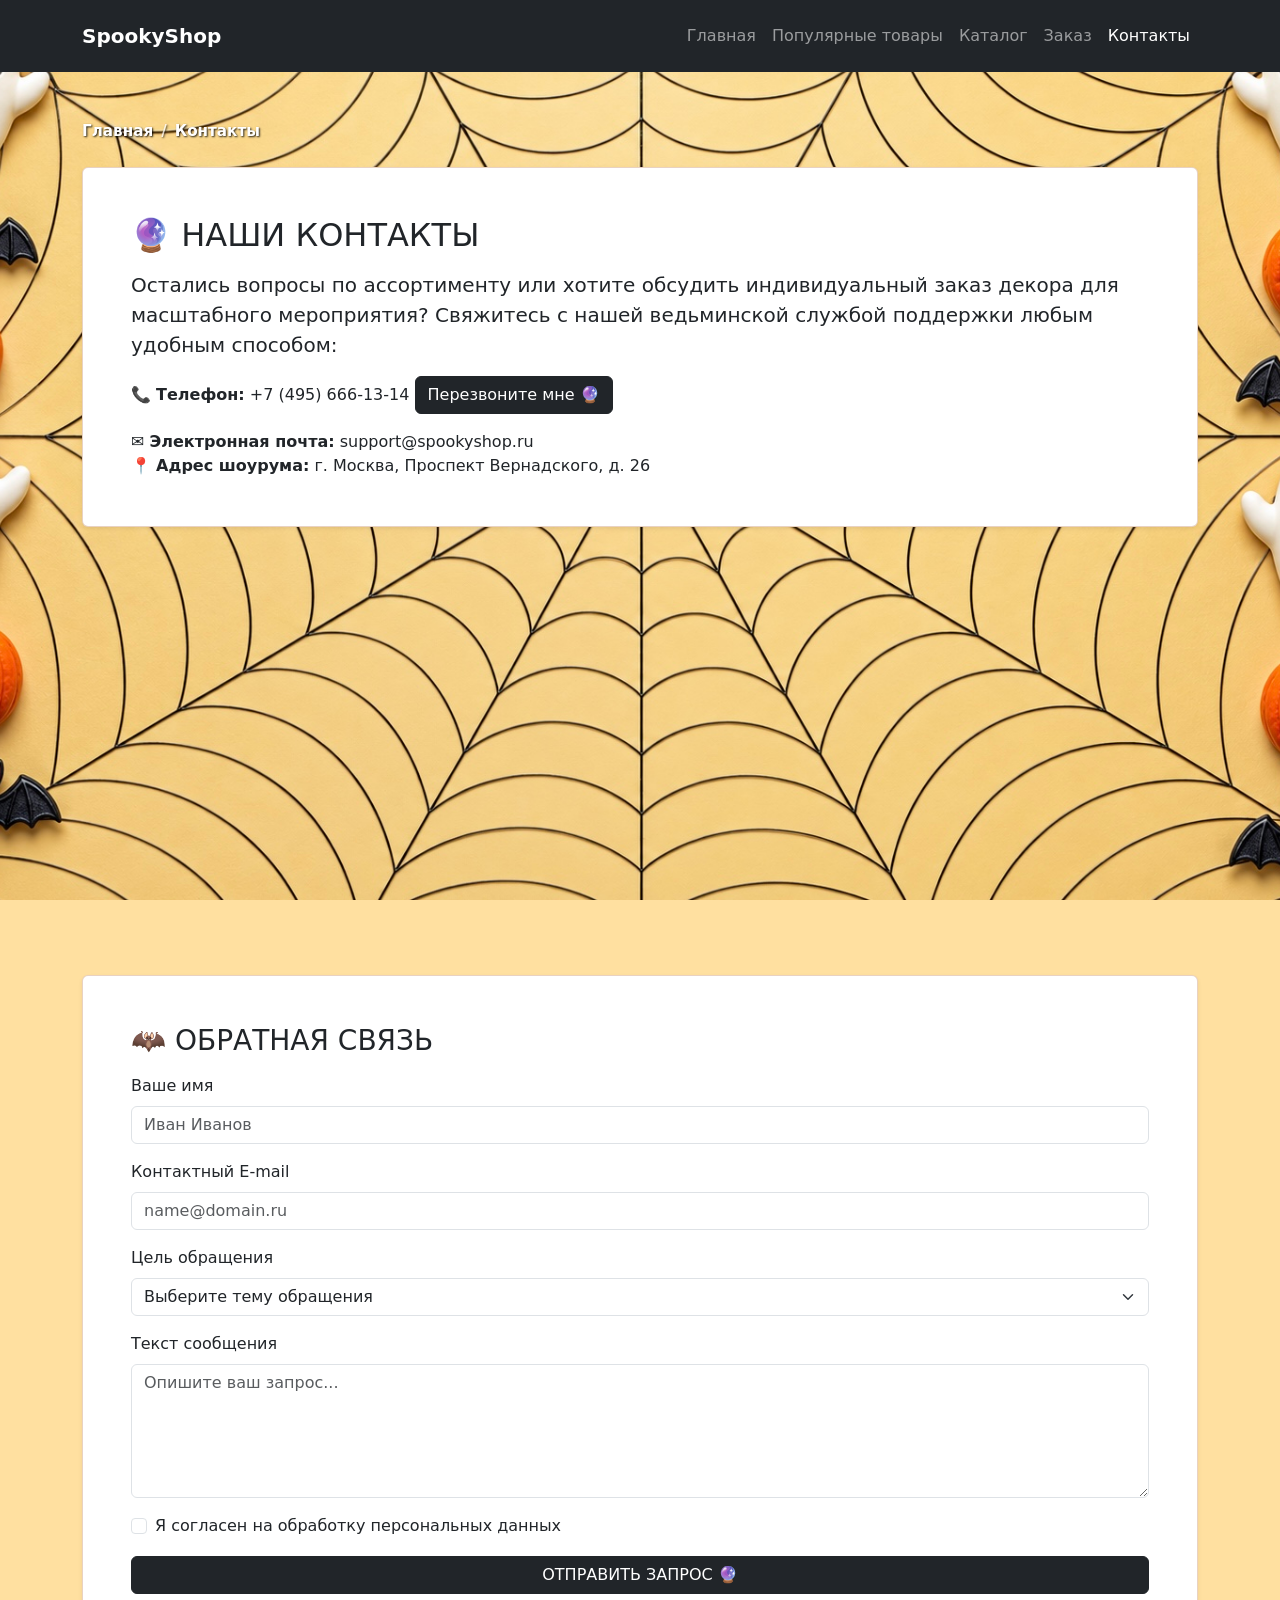
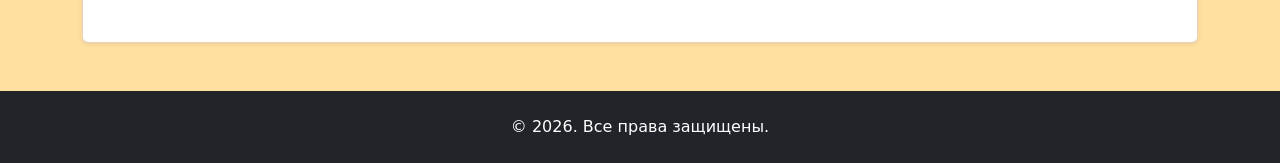
<file: contacts.html>
<!DOCTYPE html>
<html lang="ru">
<head>
  <meta charset="UTF-8">
  <meta name="viewport" content="width=device-width, initial-scale=1.0">
  <meta name="description" content="Связаться с магазином хэллоуинского декора SpookyShop.">
          <title>Контакты — SpookyShop</title>
  <link rel="stylesheet" href="vendor/bootstrap/css/bootstrap.min.css">
  <link rel="stylesheet" href="css/custom.css">
  
</head>
<body class="spooky-page">

  <header>
<nav class="navbar navbar-expand-lg navbar-dark bg-dark py-3" aria-label="Основная навигация">
    <div class="container">
        <a class="navbar-brand fw-bold" href="index.html">SpookyShop</a>
        <button class="navbar-toggler" type="button" data-bs-toggle="collapse" data-bs-target="#mainNavbar" aria-controls="mainNavbar" aria-expanded="false" aria-label="Переключить навигацию"><span class="navbar-toggler-icon"></span></button>
        <div class="collapse navbar-collapse" id="mainNavbar">
            <ul class="navbar-nav ms-auto">
                <li class="nav-item"><a class="nav-link" href="index.html">Главная</a></li>
                <li class="nav-item"><a class="nav-link" href="index.html#popular">Популярные товары</a></li>
                <li class="nav-item"><a class="nav-link" href="catalog.html">Каталог</a></li>
                <li class="nav-item"><a class="nav-link" href="order.html">Заказ</a></li>
                <li class="nav-item"><a class="nav-link active" aria-current="page" href="contacts.html">Контакты</a></li>
            </ul>
        </div>
    </div>
</nav>
</header>

  <main class="container my-5">
    <nav aria-label="Хлебные крошки">
        <ol class="breadcrumb spooky-breadcrumb mb-4">
            <li class="breadcrumb-item"><a href="index.html">Главная</a></li>
            <li class="breadcrumb-item active" aria-current="page">Контакты</li>
        </ol>
    </nav>

    <section class="card shadow-sm p-4 p-md-5 mb-4">
      <h1 class="h2 mb-3">🔮 НАШИ КОНТАКТЫ</h1>
      <p class="lead">
        Остались вопросы по ассортименту или хотите обсудить индивидуальный заказ декора для масштабного мероприятия? Свяжитесь с нашей ведьминской службой поддержки любым удобным способом:
      </p>
      <ul class="list-unstyled mb-0">
        <li class="mb-3">
          📞 <strong>Телефон:</strong> +7 (495) 666-13-14 
          <button class="btn btn-dark" id="open-callback-dialog" data-bs-toggle="modal" data-bs-target="#order-dialog" type="button">Перезвоните мне 🔮</button>
        </li>
        <li>✉️ <strong>Электронная почта:</strong> support@spookyshop.ru</li>
        <li>📍 <strong>Адрес шоурума:</strong> г. Москва, Проспект Вернадского, д. 26</li>
      </ul>
    </section>

    <div class="spooky-map mx-auto">
      <div class="spooky-map-embed">
        <script type="text/javascript" charset="utf-8" async src="https://api-maps.yandex.ru/services/constructor/1.0/js/?um=constructor%3Ac8e906100c3353f13039d05bf25da62b9a03183c38d8693435bf102adff0a217&amp;width=540&amp;height=400&amp;lang=ru_RU&amp;scroll=true"></script>
      </div>
    </div>

    <section class="card shadow-sm p-4 p-md-5 mt-4" id="feedback-section">
      <h2 class="h3 mb-3">🦇 ОБРАТНАЯ СВЯЗЬ</h2>
      
      <form class="d-grid gap-3" id="feedback-form" action="#" method="post" aria-describedby="feedback-success">
        <div class="d-grid gap-2">
          <label class="form-label mb-0" for="feedback-name">Ваше имя</label>
          <input class="form-control" id="feedback-name" type="text" name="name" placeholder="Иван Иванов" autocomplete="name" minlength="2" maxlength="100" required>
        </div>

        <div class="d-grid gap-2">
          <label class="form-label mb-0" for="feedback-email">Контактный E-mail</label>
          <input class="form-control" id="feedback-email" type="email" name="email" placeholder="name@domain.ru" autocomplete="email" required>
        </div>

        <div class="d-grid gap-2">
          <label class="form-label mb-0" for="feedback-subject">Цель обращения</label>
          <select class="form-select" id="feedback-subject" name="subject" required>
            <option value="">Выберите тему обращения</option>
            <option value="support">Помощь по работе сайта</option>
            <option value="order">Вопрос по заказу декора</option>
            <option value="cooperation">Сотрудничество и реклама</option>
          </select>
        </div>

        <div class="d-grid gap-2">
          <label class="form-label mb-0" for="feedback-message">Текст сообщения</label>
          <textarea class="form-control" id="feedback-message" name="message" rows="5" placeholder="Опишите ваш запрос..." required></textarea>
        </div>

        <div class="form-check">
          <input class="form-check-input" id="feedback-agreement" name="agreement" type="checkbox" required>
          <label class="form-check-label" for="feedback-agreement">Я согласен на обработку персональных данных</label>
        </div>

        <button class="btn btn-dark justify-self-start" type="submit">
          ОТПРАВИТЬ ЗАПРОС 🔮
        </button>
      </form>

      <p class="alert alert-success mt-3 mb-0" id="feedback-success" role="status" aria-live="polite" hidden>
        Данные формы успешно проверены. Отправка на сервер в учебной версии не выполняется.
      </p>
    </section>
  </main>

  <footer class="bg-dark text-white text-center py-4 mt-auto">
    <div class="container"><p class="mb-0">&copy; 2026. Все права защищены.</p></div>
</footer>

  <div class="modal fade" id="order-dialog" tabindex="-1" aria-labelledby="order-dialog-title" aria-hidden="true">
  <div class="modal-dialog modal-dialog-scrollable"><div class="modal-content"><div class="modal-body p-4">
    <h2 class="modal-title h4 mb-3" id="order-dialog-title">Заказать обратный звонок</h2>
    
    <form class="d-grid gap-3" id="callback-form" action="#" method="post" aria-describedby="callback-success">
      <div class="d-grid gap-2">
        <label class="form-label mb-0" for="order-name">Имя</label>
        <input class="form-control" id="order-name" name="name" type="text" placeholder="Введите ваше имя" minlength="2" autocomplete="given-name" required>
      </div>
      
      <div class="d-grid gap-2">
        <label class="form-label mb-0" for="order-phone">Телефон</label>
        <input class="form-control" id="order-phone" name="phone" type="tel" inputmode="tel" placeholder="+7 (900) 000-00-00" pattern="^\+7 \(\d{3}\) \d{3}-\d{2}-\d{2}$" required>
      </div>
      
      <div class="form-check">
        <input class="form-check-input" id="order-agreement" name="agreement" type="checkbox" required>
        <label class="form-check-label" for="order-agreement">Я согласен на обработку персональных данных</label>
      </div>
      
      <div class="d-flex flex-wrap gap-2">
        <button class="btn btn-outline-secondary" type="button" id="close-order-dialog" data-bs-dismiss="modal">Закрыть</button>
        <button class="btn btn-dark" type="submit">Перезвоните мне 🔮</button>
      </div>
    </form>
    <p class="alert alert-success mt-3 mb-0" id="callback-success" role="status" aria-live="polite" hidden>Данные формы успешно проверены. Отправка на сервер в учебной версии не выполняется.</p>
  </div></div></div></div>

<script src="vendor/bootstrap/js/bootstrap.bundle.min.js"></script>
<script src="js/main.js"></script>
</body>
</html>
</file>
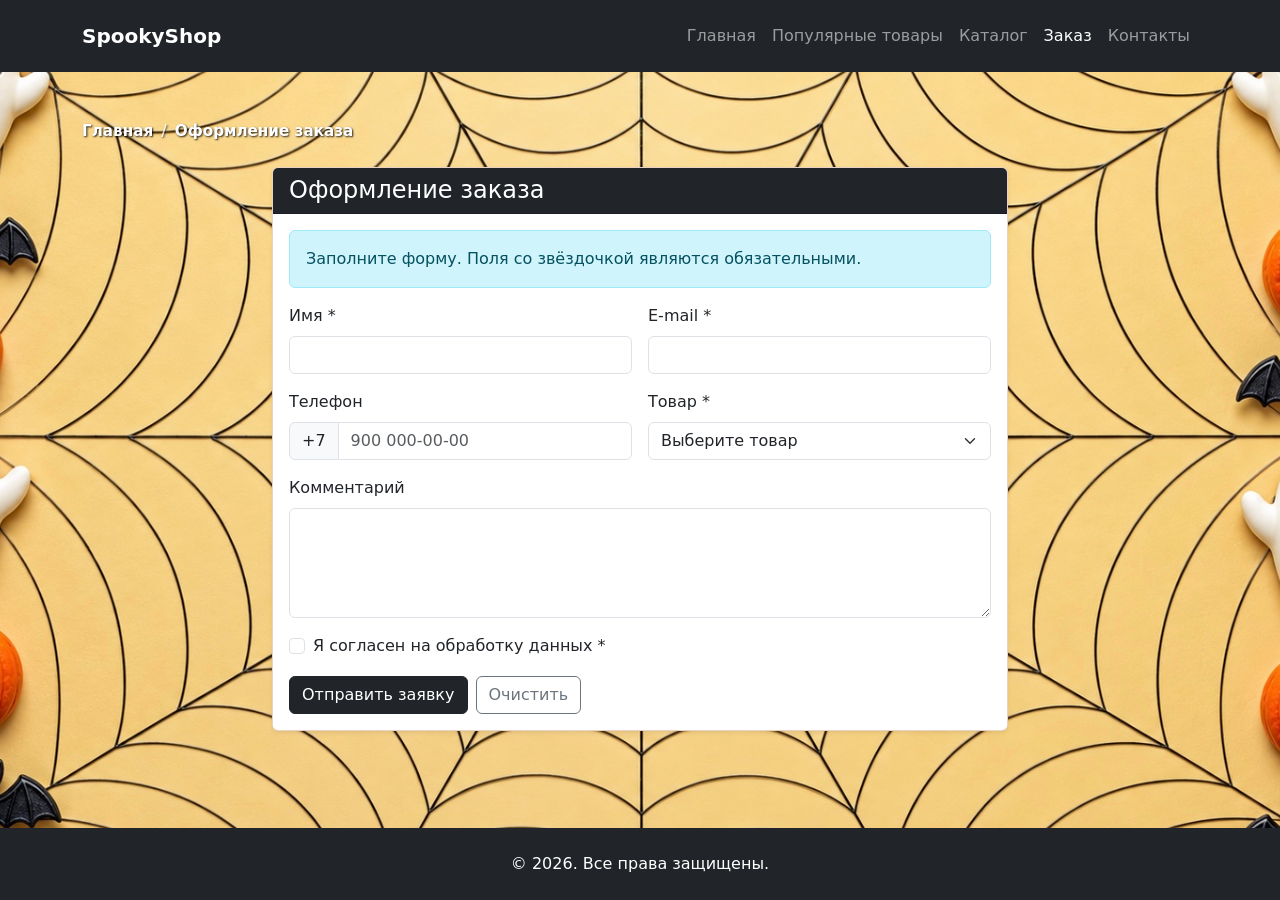
<file: order.html>
<!DOCTYPE html>
<html lang="ru">

<head>
    <meta charset="UTF-8">

    <meta
        name="viewport"
        content="width=device-width, initial-scale=1.0"
    >

    <title>Заказ — SpookyShop</title>

<link rel="stylesheet" href="vendor/bootstrap/css/bootstrap.min.css">
<link rel="stylesheet" href="css/custom.css">

</head>
<body class="spooky-page">

    
<header>
<nav class="navbar navbar-expand-lg navbar-dark bg-dark py-3" aria-label="Основная навигация">
    <div class="container">
        <a class="navbar-brand fw-bold" href="index.html">SpookyShop</a>
        <button class="navbar-toggler" type="button" data-bs-toggle="collapse" data-bs-target="#mainNavbar" aria-controls="mainNavbar" aria-expanded="false" aria-label="Переключить навигацию"><span class="navbar-toggler-icon"></span></button>
        <div class="collapse navbar-collapse" id="mainNavbar">
            <ul class="navbar-nav ms-auto">
                <li class="nav-item"><a class="nav-link" href="index.html">Главная</a></li>
                <li class="nav-item"><a class="nav-link" href="index.html#popular">Популярные товары</a></li>
                <li class="nav-item"><a class="nav-link" href="catalog.html">Каталог</a></li>
                <li class="nav-item"><a class="nav-link active" aria-current="page" href="order.html">Заказ</a></li>
                <li class="nav-item"><a class="nav-link" href="contacts.html">Контакты</a></li>
            </ul>
        </div>
    </div>
</nav>
</header>

<main class="container my-5">
    <nav aria-label="Хлебные крошки">
        <ol class="breadcrumb spooky-breadcrumb mb-4">
            <li class="breadcrumb-item"><a href="index.html">Главная</a></li>
            <li class="breadcrumb-item active" aria-current="page">Оформление заказа</li>
        </ol>
    </nav>


    <div class="row justify-content-center">
        <div class="col-12 col-lg-8">

            <div class="card shadow-sm">

                <div class="card-header bg-dark text-white">
                    <h1 class="h4 mb-0">Оформление заказа</h1>
                </div>

                <div class="card-body">

                    <div class="alert alert-info" role="alert">
                        Заполните форму. Поля со звёздочкой являются обязательными.
                    </div>

                    <form id="orderForm">
                        <div class="row g-3">

                            <div class="col-12 col-md-6">
                                <label for="order-name" class="form-label">
                                    Имя *
                                </label>

                                <input
                                    id="order-name"
                                    name="name"
                                    type="text"
                                    class="form-control"
                                    required
                                >
                            </div>

                            <div class="col-12 col-md-6">
                                <label for="order-email" class="form-label">
                                    E-mail *
                                </label>

                                <input
                                    id="order-email"
                                    name="email"
                                    type="email"
                                    class="form-control"
                                    required
                                >
                            </div>

                            <div class="col-12 col-md-6">
                                <label for="order-phone" class="form-label">
                                    Телефон
                                </label>

                                <div class="input-group">
                                    <span class="input-group-text">+7</span>

                                    <input
                                        id="order-phone"
                                        name="phone"
                                        type="tel"
                                        class="form-control"
                                        placeholder="900 000-00-00"
                                    >
                                </div>
                            </div>

                            <div class="col-12 col-md-6">
                                <label for="order-product" class="form-label">
                                    Товар *
                                </label>

                                <select
                                    id="order-product"
                                    name="product"
                                    required
                                    class="form-select"
                                >
                                    <option value="" selected>Выберите товар</option>
<option value="scream">Хоррор-маска Ghostface</option>
<option value="skeleton">Костюм скелета</option>
<option value="balloon">Набор шариков Хеллоуин</option>
<option value="ghost">Костюм привидения</option>
<option value="broom">Ведьмина метла</option>
<option value="vampire">Костюм вампира</option>
<option value="tablecloth">Скатерть тематическая</option>
<option value="witch">Шляпа ведьмы</option>
<option value="bag">Сумочки для конфет (3 шт)</option>
<option value="pumpkin">Тыква Джек LED</option>
<option value="spider">Игрушка мягкая паук</option>
<option value="blood">Тюбик искусственной крови</option>
<option value="candy">Набор леденцов Spooky Candy</option>
<option value="candle">Жуткие свечи-призраки</option>
<option value="fangs">Клыки вампира с термоклеем</option>
<option value="garland">Гирлянда Летучие Мыши</option>
<option value="roses">Букет черных готических роз</option>
<option value="game">Настольная игра Хоррор</option>
</select>
                            </div>

                            <div class="col-12">
                                <label for="order-comment" class="form-label">
                                    Комментарий
                                </label>

                                <textarea
                                    id="order-comment"
                                    name="comment"
                                    class="form-control"
                                    rows="4"
                                ></textarea>
                            </div>

                            <div class="col-12">
                                <div class="form-check">

                                    <input
                                        id="order-agree"
                                        name="agreement"
                                        class="form-check-input"
                                        type="checkbox"
                                        required
                                    >

                                    <label
                                        class="form-check-label"
                                        for="order-agree"
                                    >
                                        Я согласен на обработку данных *
                                    </label>

                                </div>
                            </div>

                            <div class="col-12 d-flex flex-wrap gap-2">

                                <button class="btn btn-dark" type="submit">
                                    Отправить заявку
                                </button>

                                <button
                                    class="btn btn-outline-secondary"
                                    type="reset"
                                >
                                    Очистить
                                </button>

                            </div>

                        </div>
                    <p id="orderStatus" class="alert alert-success mt-3 mb-0 d-none" role="status">Данные проверены. Это демонстрационная форма: заказ на сервер не отправляется.</p>
                    </form>

                </div>
            </div>

        </div>
    </div>

</main>

<footer class="bg-dark text-white text-center py-4 mt-auto">
    <div class="container"><p class="mb-0">&copy; 2026. Все права защищены.</p></div>
</footer>

    
<script src="vendor/bootstrap/js/bootstrap.bundle.min.js"></script>
<script src="js/main.js"></script>

</body>
</html>
</file>
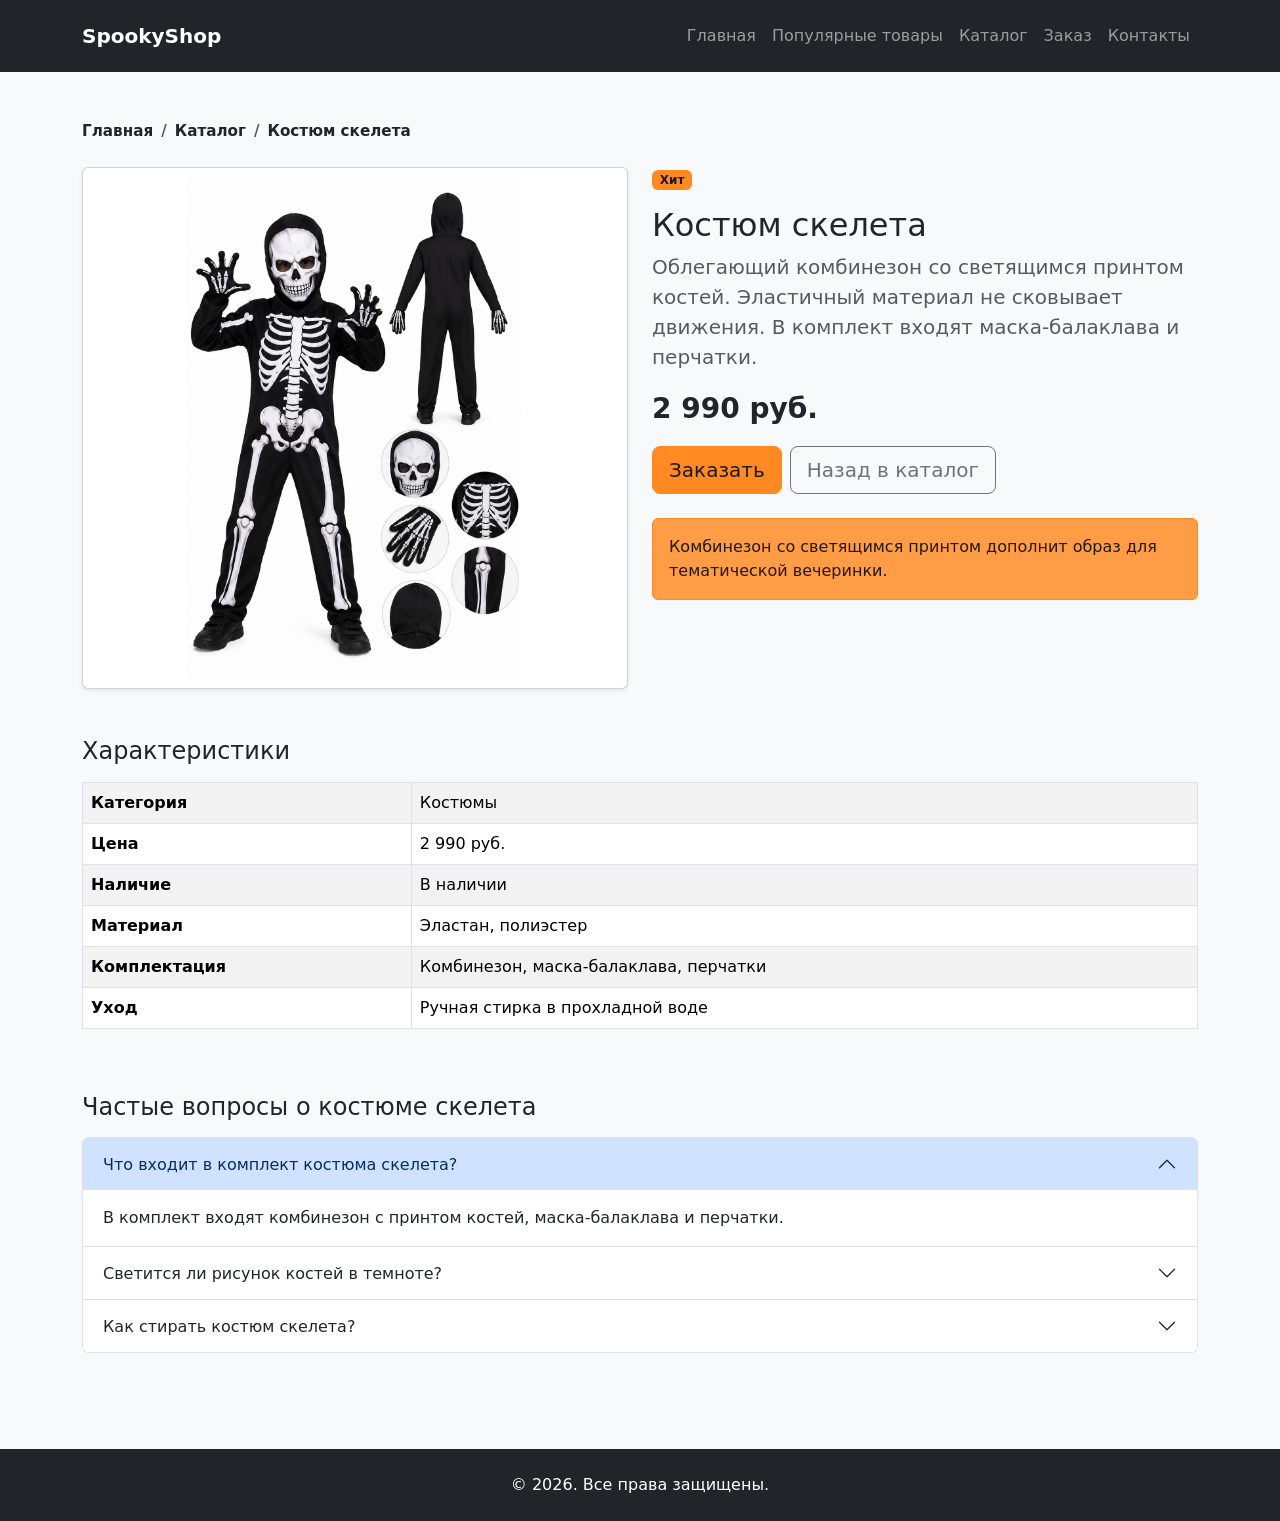
<file: product.html>
<!DOCTYPE html>
<html lang="ru">

<head>
    <meta charset="UTF-8">

    <meta
        name="viewport"
        content="width=device-width, initial-scale=1.0"
    >

    <title>Костюм скелета — SpookyShop</title>

    
<link rel="stylesheet" href="vendor/bootstrap/css/bootstrap.min.css">
<link rel="stylesheet" href="css/custom.css">

</head>
<body class="bg-light">

    
<header>
<nav class="navbar navbar-expand-lg navbar-dark bg-dark py-3" aria-label="Основная навигация">
    <div class="container">
        <a class="navbar-brand fw-bold" href="index.html">SpookyShop</a>
        <button class="navbar-toggler" type="button" data-bs-toggle="collapse" data-bs-target="#mainNavbar" aria-controls="mainNavbar" aria-expanded="false" aria-label="Переключить навигацию"><span class="navbar-toggler-icon"></span></button>
        <div class="collapse navbar-collapse" id="mainNavbar">
            <ul class="navbar-nav ms-auto">
                <li class="nav-item"><a class="nav-link" href="index.html">Главная</a></li>
                <li class="nav-item"><a class="nav-link" href="index.html#popular">Популярные товары</a></li>
                <li class="nav-item"><a class="nav-link" href="catalog.html">Каталог</a></li>
                <li class="nav-item"><a class="nav-link" href="order.html">Заказ</a></li>
                <li class="nav-item"><a class="nav-link" href="contacts.html">Контакты</a></li>
            </ul>
        </div>
    </div>
</nav>
</header>


<main class="container my-5">

    <nav aria-label="Хлебные крошки">
        <ol class="breadcrumb spooky-breadcrumb mb-4">
            <li class="breadcrumb-item"><a href="index.html">Главная</a></li>
            <li class="breadcrumb-item"><a href="catalog.html">Каталог</a></li>
            <li class="breadcrumb-item active" aria-current="page">Костюм скелета</li>
        </ol>
    </nav>

    <div class="row g-4">

        <div class="col-12 col-lg-6">
            <div class="card shadow-sm">

                <img src="images/skeleton.png" class="img-fluid product-detail-image p-2" alt="Костюм скелета">

            </div>
        </div>

        <div class="col-12 col-lg-6">

            <span class="badge badge-orange mb-3">Хит</span>

            <h1 class="h2">Костюм скелета</h1>

            <p class="lead text-muted">
                Облегающий комбинезон со светящимся принтом костей. Эластичный материал не сковывает движения. В комплект входят маска-балаклава и перчатки.
            </p>

            <p class="fs-3 fw-bold">2 990 руб.</p>

            <div class="d-flex flex-wrap gap-2 mb-4">

                <a class="btn btn-orange btn-lg" href="order.html?product=skeleton">
                    Заказать
                </a>

                <a class="btn btn-outline-secondary btn-lg" href="catalog.html">
                    Назад в каталог
                </a>

            </div>

            <div class="alert product-highlight" role="alert">
                Комбинезон со светящимся принтом дополнит образ для тематической вечеринки.
            </div>

        </div>
    </div>

    <section class="mt-5">

        <h2 class="h4 mb-3">Характеристики</h2>

        <div class="table-responsive">

            <table class="table table-striped table-bordered align-middle">

                <tbody>

                    <tr>
                        <th scope="row">Категория</th>
                        <td>Костюмы</td>
                    </tr>

                    <tr>
                        <th scope="row">Цена</th>
                        <td>2 990 руб.</td>
                    </tr>

                    <tr>
                        <th scope="row">Наличие</th>
                        <td>В наличии</td>
                    </tr>

                    <tr><th scope="row">Материал</th><td>Эластан, полиэстер</td></tr>
                    <tr><th scope="row">Комплектация</th><td>Комбинезон, маска-балаклава, перчатки</td></tr>
                    <tr><th scope="row">Уход</th><td>Ручная стирка в прохладной воде</td></tr>
                </tbody>

            </table>

        </div>
    </section>

<section class="my-5" aria-labelledby="faq-title">
    <h2 class="h4 mb-3" id="faq-title">Частые вопросы о костюме скелета</h2>
    <div class="accordion" id="faqAccordion">
        <div class="accordion-item">
            <h3 class="accordion-header">
                <button class="accordion-button" type="button" data-bs-toggle="collapse" data-bs-target="#faqOne" aria-expanded="true" aria-controls="faqOne">Что входит в комплект костюма скелета?</button>
            </h3>
            <div id="faqOne" class="accordion-collapse collapse show" data-bs-parent="#faqAccordion">
                <div class="accordion-body">В комплект входят комбинезон с принтом костей, маска-балаклава и перчатки.</div>
            </div>
        </div>
        <div class="accordion-item">
            <h3 class="accordion-header">
                <button class="accordion-button collapsed" type="button" data-bs-toggle="collapse" data-bs-target="#faqTwo" aria-expanded="false" aria-controls="faqTwo">Светится ли рисунок костей в темноте?</button>
            </h3>
            <div id="faqTwo" class="accordion-collapse collapse" data-bs-parent="#faqAccordion">
                <div class="accordion-body">Да, костюм украшен люминесцентным принтом костей, который светится в темноте.</div>
            </div>
        </div>
        <div class="accordion-item">
            <h3 class="accordion-header">
                <button class="accordion-button collapsed" type="button" data-bs-toggle="collapse" data-bs-target="#faqThree" aria-expanded="false" aria-controls="faqThree">Как стирать костюм скелета?</button>
            </h3>
            <div id="faqThree" class="accordion-collapse collapse" data-bs-parent="#faqAccordion">
                <div class="accordion-body">Рекомендуется ручная стирка в прохладной воде.</div>
            </div>
        </div>
    </div>
</section>

</main>

<footer class="bg-dark text-white text-center py-4 mt-auto">
    <div class="container"><p class="mb-0">&copy; 2026. Все права защищены.</p></div>
</footer>


<script src="vendor/bootstrap/js/bootstrap.bundle.min.js"></script>

</body>
</html>
</file>
<file: css/custom.css>
:root {
    --spooky-orange: #ff8a24;
    --spooky-orange-light: #ff9d47;
    --spooky-text: #21180d;
}

body {
    min-height: 100vh;
    display: flex;
    flex-direction: column;
}

.placeholder-box {
    min-height: 240px;
}

.placeholder-image {
    min-height: 320px;
}

.card-img-top {
    height: 300px;
    object-fit: contain;
    object-position: center;
}

.spooky-hero {
    color: var(--spooky-text);
    background-color: #ffe0a0;
    background-image:
        linear-gradient(rgba(255, 244, 214, 0.88), rgba(255, 244, 214, 0.88)),
        url('../images/fon.png');
    background-position: center;
    background-size: cover;
    background-repeat: no-repeat;
}

main { flex: 1 0 auto; }

.product-detail-image {
    width: 100%;
    height: 520px;
    object-fit: contain;
}

[id] { scroll-margin-top: 1.5rem; }

.btn-orange {
    --bs-btn-color: var(--spooky-text);
    --bs-btn-bg: var(--spooky-orange);
    --bs-btn-border-color: var(--spooky-orange);
    --bs-btn-hover-color: var(--spooky-text);
    --bs-btn-hover-bg: var(--spooky-orange-light);
    --bs-btn-hover-border-color: var(--spooky-orange-light);
    --bs-btn-focus-shadow-rgb: 255, 138, 36;
    --bs-btn-active-color: var(--spooky-text);
    --bs-btn-active-bg: #ef7611;
    --bs-btn-active-border-color: #ef7611;
}

.contact-banner {
    --bs-alert-color: var(--spooky-text);
    --bs-alert-bg: var(--spooky-orange-light);
    --bs-alert-border-color: var(--spooky-orange);
    --bs-alert-link-color: var(--spooky-text);
}

.spooky-page {
    background-color: #ffe0a0;
    background-image: url('../images/fon.png');
    background-position: center;
    background-size: cover;
    background-repeat: no-repeat;
    background-attachment: fixed;
}

.spooky-panel {
    background-color: rgba(255, 250, 240, 0.96);
    border: 1px solid rgba(166, 78, 12, 0.25);
}

.spooky-page .card {
    border-color: rgba(166, 78, 12, 0.25);
}

.badge-orange {
    background-color: var(--spooky-orange);
    color: var(--spooky-text);
}

.featured-product-image {
    display: block;
    width: 100%;
    height: 440px;
    object-fit: contain;
}

@media (max-width: 767.98px) {
    .featured-product-image {
        height: 340px;
    }
}

.spooky-breadcrumb {
    font-size: 0.95rem;
    font-weight: 700;
    color: #212529;
    --bs-breadcrumb-divider: "/";
}

.spooky-breadcrumb .breadcrumb-item,
.spooky-breadcrumb .breadcrumb-item.active {
    color: inherit;
}

.spooky-breadcrumb .breadcrumb-item a {
    color: inherit;
    text-decoration: none;
}

.spooky-breadcrumb .breadcrumb-item a:hover,
.spooky-breadcrumb .breadcrumb-item a:focus-visible {
    color: #bd5100;
    text-decoration: underline;
}

.spooky-breadcrumb .breadcrumb-item + .breadcrumb-item::before {
    color: inherit;
    opacity: .75;
}

.spooky-page .spooky-breadcrumb {
    color: #fff;
    text-shadow: 1px 1px 2px rgba(0, 0, 0, .85);
}

.spooky-page .spooky-breadcrumb .breadcrumb-item a:hover,
.spooky-page .spooky-breadcrumb .breadcrumb-item a:focus-visible {
    color: #ffb766;
}

.spooky-map {
    width: 100%;
    max-width: 540px;
    margin-inline: auto;
}

.spooky-map-embed {
    width: 100%;
    max-width: 540px;
    min-height: 400px;
    margin-inline: auto;
    overflow: hidden;
    border-radius: .5rem;
}

.spooky-map-embed > div {
    max-width: 100%;
}

.spooky-map-embed iframe {
    display: block;
    width: 100% !important;
    max-width: 100%;
    height: 400px !important;
    margin-inline: auto;
    border: 0;
    border-radius: .5rem;
}

@media (max-width: 575.98px) {
    .spooky-map-embed { min-height: 290px; }
    .spooky-map-embed iframe { height: 290px !important; }
}

.product-highlight {
    color: var(--spooky-text);
    background-color: var(--spooky-orange-light);
    border-color: var(--spooky-orange);
}
</file>
